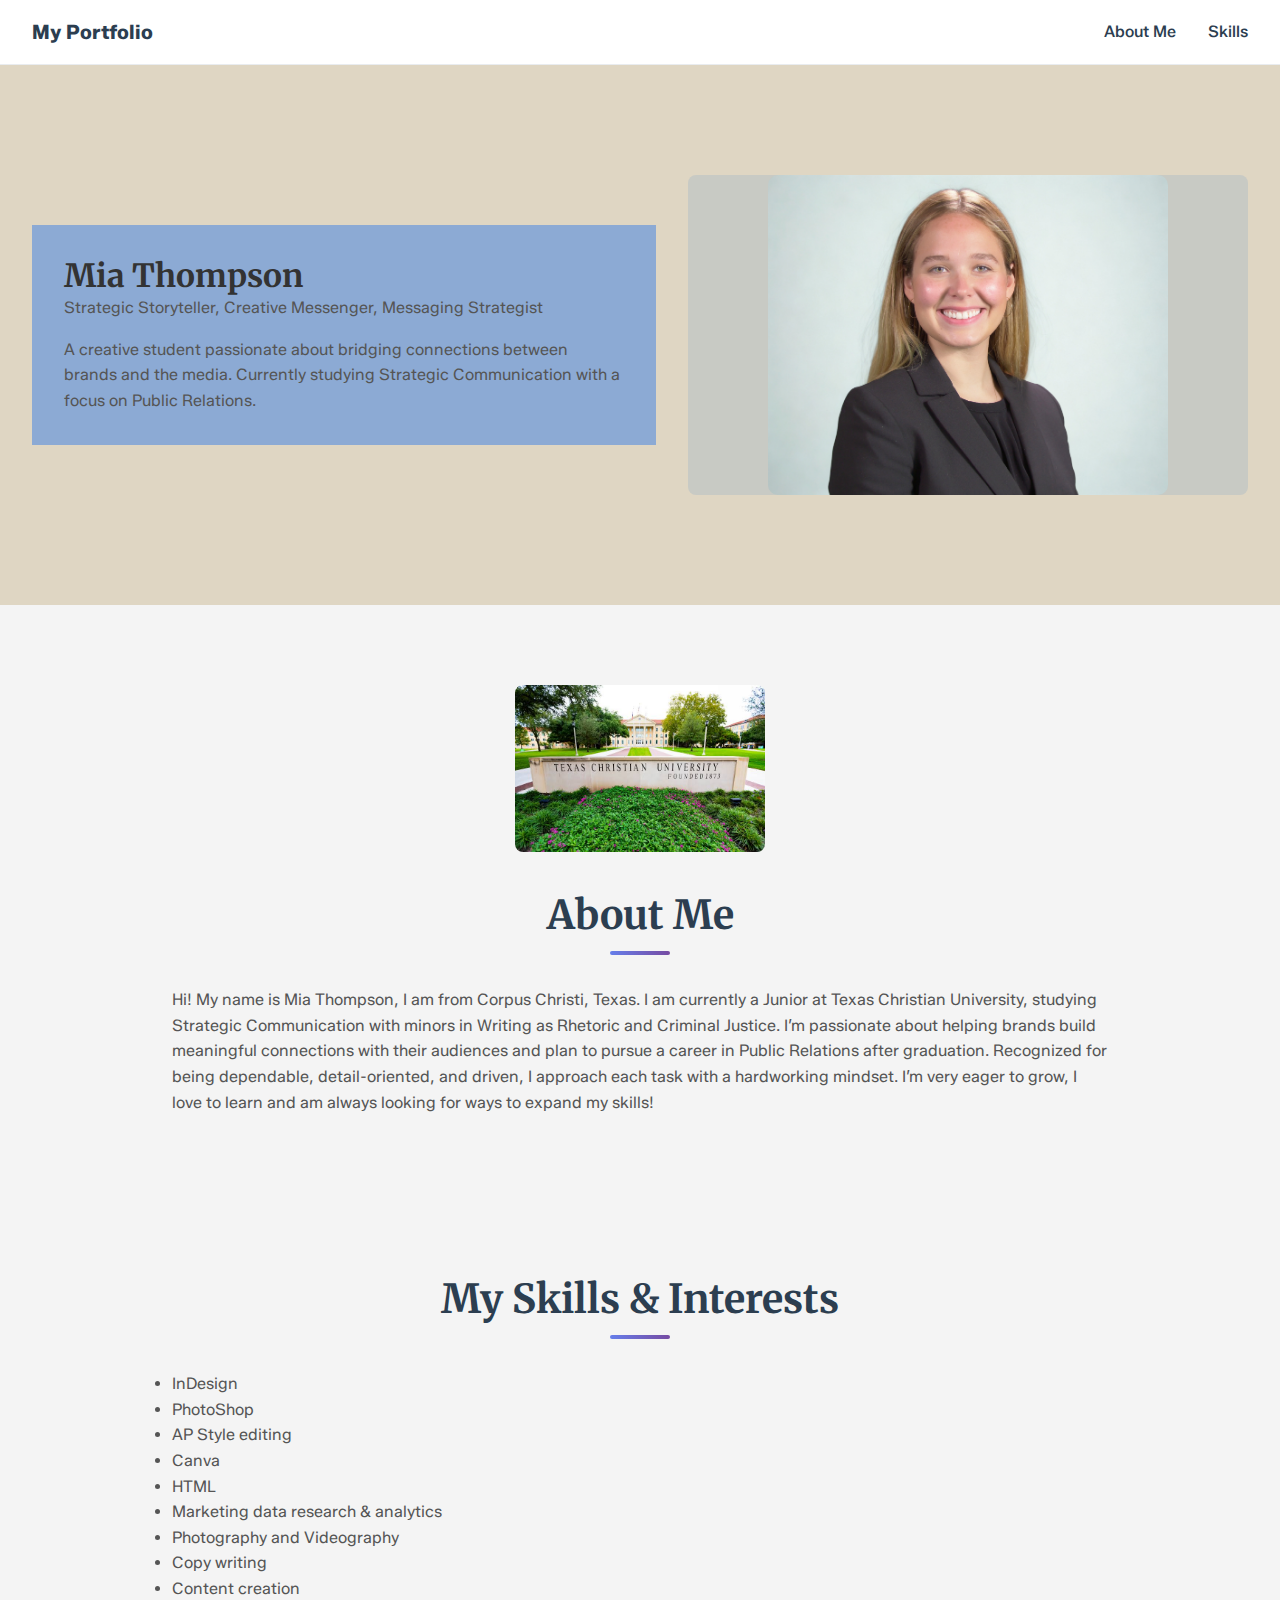
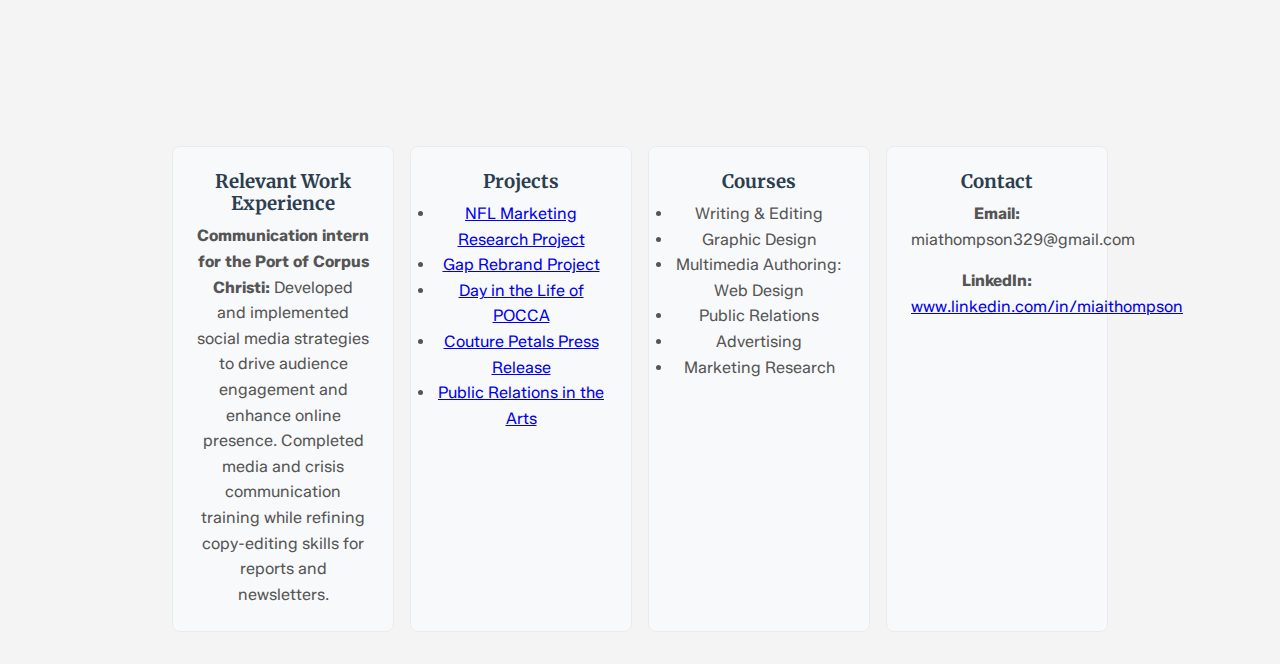
<file: index.html>
<!DOCTYPE html>
<html lang="en">
<head>
    <meta charset="UTF-8">
    <meta name="viewport" content="width=device-width, initial-scale=1.0">
    <title>Document</title>

    <link rel="stylesheet" href="CSS/style.css">


</head>
<body>
  
    <nav>
  <div class="nav-container">
    <a class="logo" href="#">My Portfolio</a>
    <div class="nav-links">
      <a href="#about">About Me</a>
      <a href="#skills">Skills</a>
    </div>
  </div>
</nav>

    
    <header>

        <div class="header_text">
<H1>Mia Thompson</H1>
<p> Strategic Storyteller, Creative Messenger, Messaging Strategist</p>
<p>A creative student passionate about bridging connections between brands and the media.
Currently studying Strategic Communication with a focus on Public Relations. </p>

</div>

<div class="header_pic">

<img src="Images/Mia White Headshot.jpg" alt="Mia Thompson professional headshot" width="250">

</div>


    




    </header>

    <main>
<section class="about-section" id="about">
<div class="about-image">
<img src="Images/TCU.JPG" alt="TCU outside photo">
</div>
<div class="about-text">
    
<h2>About Me</h2>
    <p> Hi! My name is Mia Thompson, I am from Corpus Christi, Texas. I am currently a Junior at
Texas Christian University, studying Strategic Communication with minors in Writing as
Rhetoric and Criminal Justice. I’m passionate about helping brands build meaningful
connections with their audiences and plan to pursue a career in Public Relations after graduation.
Recognized for being dependable, detail-oriented, and driven, I approach each task with a
hardworking mindset. I’m very eager to grow, I love to learn and am always looking for ways to
expand my skills!</p>
</div>
    </section>
    <section id="skills">
<h2>My Skills & Interests</h2>
<div class="skills-list">
  <ul>
    <li>InDesign</li>
    <li>PhotoShop</li>
    <li>AP Style editing</li>
    <li>Canva</li>
    <li>HTML</li>
    <li>Marketing data research &amp; analytics</li>
    <li>Photography and Videography</li>
    <li>Copy writing</li>
    <li>Content creation</li>
    
  </ul>
</div>
</section>
<div class="skills-container">
<div class="skill-card">
<h3>Relevant Work Experience</h3>
<p><strong>Communication intern for the Port of Corpus Christi:</strong> Developed and implemented social media strategies to drive audience engagement and enhance online presence. Completed media and crisis communication training while refining copy-editing skills for reports and newsletters.</p>
</div>
<div class="skill-card">
<h3>Projects</h3>
<ul>
<li> <a href="CSS/Research Proposal_NFL_HouseofComm.pdf" target="_blank"> NFL Marketing Research Project </a> </li>
<li> <a href="Images/Gap Book (1).pdf" target="_blank"> Gap Rebrand Project </a></li>
<li> <a href="Images/A Day in the Life of POCCA Video.mp4" target="_blank"> Day in the Life of POCCA</a></li>
<li> <a href="Images/Couture Petals Press Release.pdf" target="_blank"> Couture Petals Press Release </a> </li>
<li> <a href="Images/Museum Arts PR Presentation.pdf" target="_blank"> Public Relations in the Arts </a> </li>

</ul> 
</div>
<div class="skill-card">
<h3>Courses</h3>
 <ul>
    <li>Writing & Editing</li>
    <li>Graphic Design</li>
    <li>Multimedia Authoring: Web Design</li>
    <li>Public Relations</li>
    <li>Advertising</li>
    <li> Marketing Research</li>
   
   

  </ul>
</div>
<div class="skill-card">
<h3>Contact</h3>
<p><strong>Email:</strong> miathompson329@gmail.com</p>
<p><strong>LinkedIn:</strong> <a href="https://www.linkedin.com/in/miaithompson" target="_blank">www.linkedin.com/in/miaithompson</a></p>
</div>
</section>

</main>
<footer>
<!-- Your footer content -->
</footer>
</body>
</html>
</file>
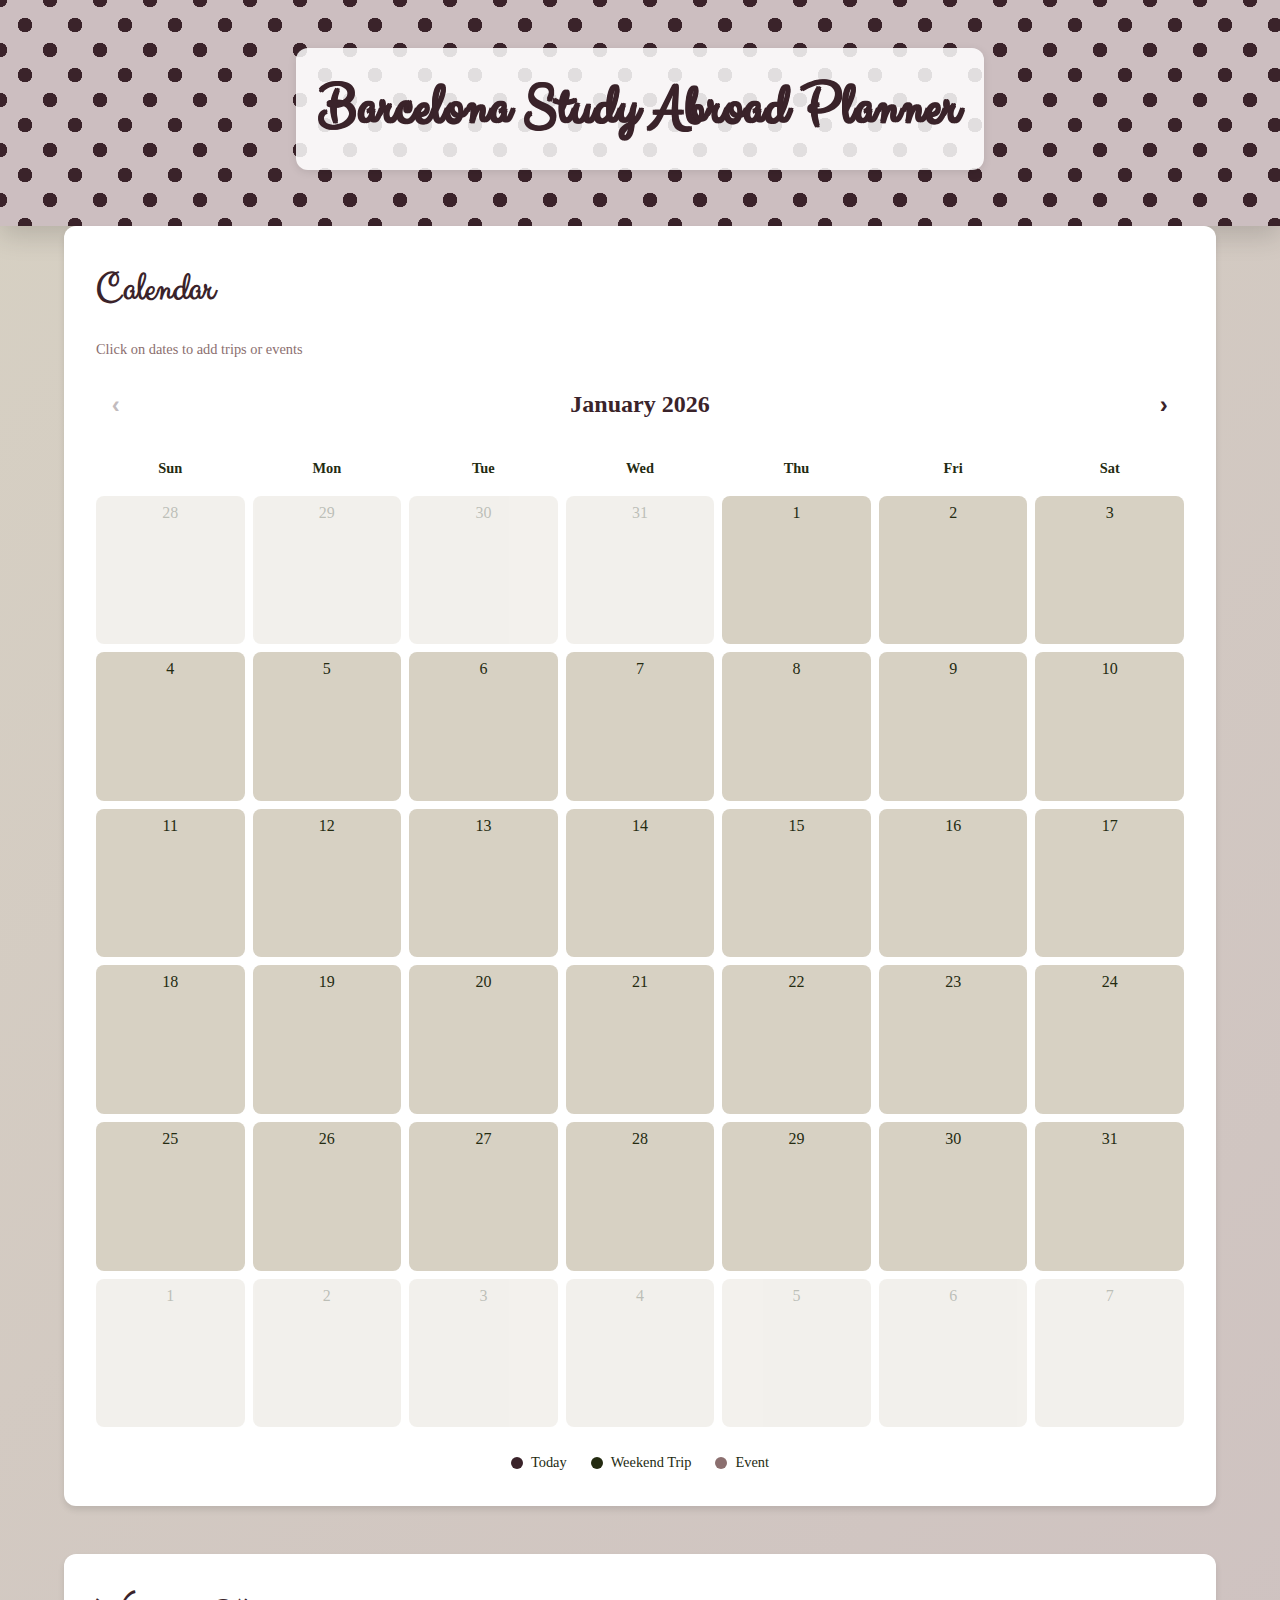
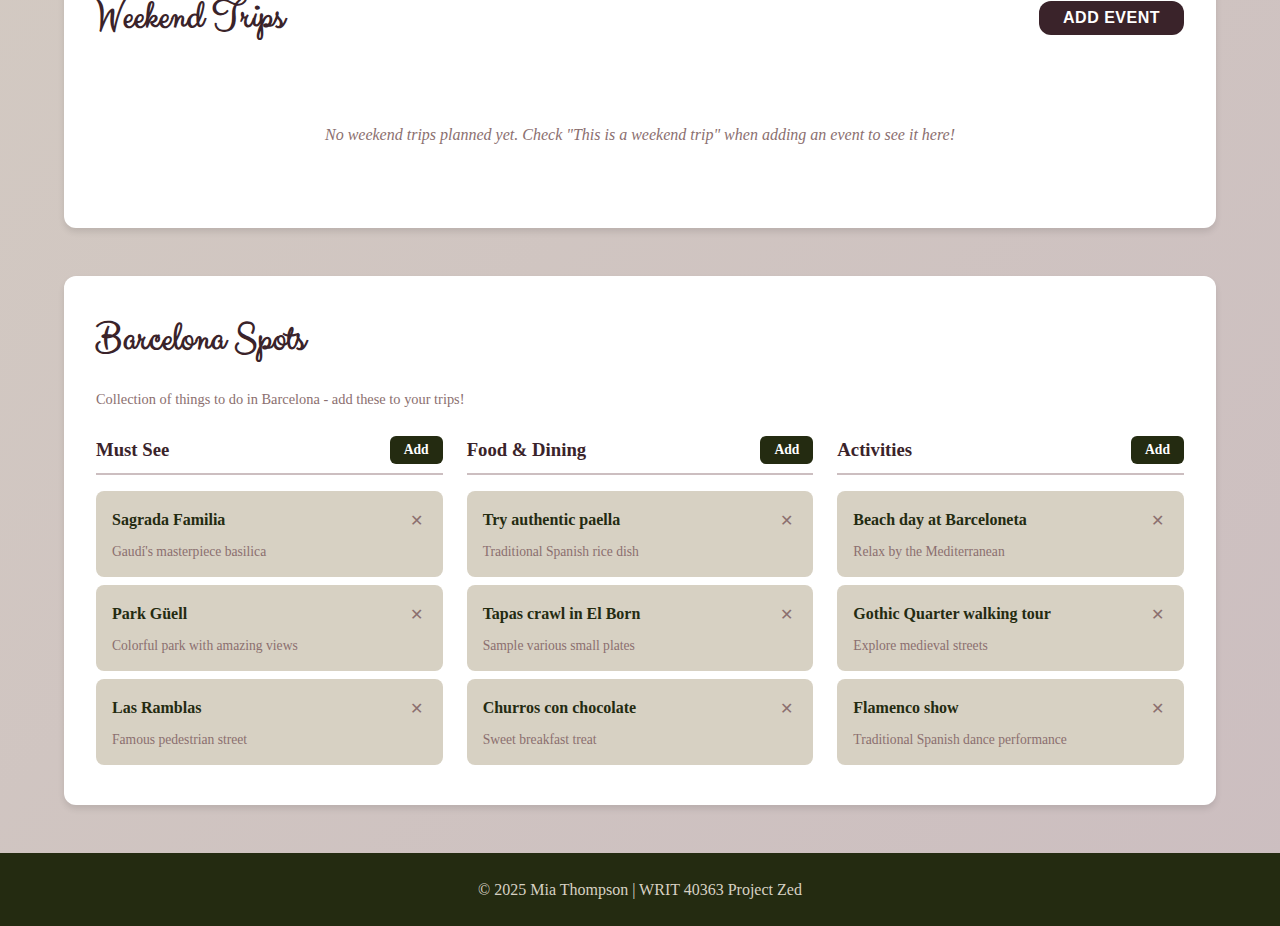
<file: projects/Project 4-zed/index.html>
<!DOCTYPE html>
<html lang="en">
<head>
    <meta charset="UTF-8">
    <meta name="viewport" content="width=device-width, initial-scale=1.0">
    <title>Barcelona Study Abroad Planner | Mia Thompson</title>
    <link rel="preconnect" href="https://fonts.googleapis.com">
    <link rel="preconnect" href="https://fonts.gstatic.com" crossorigin>
    <link href="https://fonts.googleapis.com/css2?family=Clicker+Script&display=swap" rel="stylesheet">
    <link rel="stylesheet" href="css/styles.css">
    <meta name="description" content="Plan your Barcelona study abroad adventure with an interactive calendar and itinerary planner">
</head>
<body>
    <!-- Header Section -->
    <header class="main-header">
        <div class="container">
            <h1>Barcelona Study Abroad Planner</h1>
        </div>
    </header>

    <!-- Main Content -->
    <main class="container">
        <!-- Calendar Section -->
        <section class="calendar-section" aria-label="Trip Calendar">
            <div class="section-header">
                <h2>Calendar</h2>
                <p class="helper-text">Click on dates to add trips or events</p>
            </div>
            
            <div class="calendar-controls">
                <button id="prevMonth" class="btn-nav" aria-label="Previous month" disabled>
                    <span aria-hidden="true">‹</span>
                </button>
                <h3 id="currentMonth" class="month-display">January 2026</h3>
                <button id="nextMonth" class="btn-nav" aria-label="Next month">
                    <span aria-hidden="true">›</span>
                </button>
            </div>

            <div class="calendar-grid" id="calendar">
                <!-- Calendar will be generated by JavaScript -->
            </div>

            <div class="calendar-legend">
                <span class="legend-item"><span class="dot today-dot"></span> Today</span>
                <span class="legend-item"><span class="dot trip-dot"></span> Weekend Trip</span>
                <span class="legend-item"><span class="dot event-dot"></span> Event</span>
            </div>
        </section>

        <!-- Trips Section -->
        <section class="trips-section" aria-label="Weekend Trips">
            <div class="section-header">
                <h2>Weekend Trips</h2>
                <button id="addTripBtn" class="btn-primary">Add Event</button>
            </div>

            <div id="tripsList" class="trips-grid">
                <!-- Trips will be generated by JavaScript -->
            </div>

            <div id="noTrips" class="empty-state">
                <p>No weekend trips planned yet. Check "This is a weekend trip" when adding an event to see it here!</p>
            </div>
        </section>

        <!-- General Barcelona Ideas Section -->
        <section class="general-ideas-section" aria-label="Barcelona Spots">
            <div class="section-header">
                <h2>Barcelona Spots</h2>
                <p class="helper-text">Collection of things to do in Barcelona - add these to your trips!</p>
            </div>

            <div class="ideas-container">
                <div class="ideas-column">
                    <div class="ideas-column-header">
                        <h3>Must See</h3>
                        <button class="btn-small" onclick="addGeneralIdea('must-see')">Add</button>
                    </div>
                    <ul id="mustSeeList" class="ideas-list" data-category="must-see">
                        <!-- Ideas will be added here -->
                    </ul>
                </div>
                <div class="ideas-column">
                    <div class="ideas-column-header">
                        <h3>Food & Dining</h3>
                        <button class="btn-small" onclick="addGeneralIdea('food')">Add</button>
                    </div>
                    <ul id="foodList" class="ideas-list" data-category="food">
                        <!-- Ideas will be added here -->
                    </ul>
                </div>
                <div class="ideas-column">
                    <div class="ideas-column-header">
                        <h3>Activities</h3>
                        <button class="btn-small" onclick="addGeneralIdea('activities')">Add</button>
                    </div>
                    <ul id="activitiesList" class="ideas-list" data-category="activities">
                        <!-- Ideas will be added here -->
                    </ul>
                </div>
            </div>
        </section>
    </main>

    <!-- Add Trip Modal -->
    <div id="tripModal" class="modal" role="dialog" aria-labelledby="tripModalTitle" aria-hidden="true">
        <div class="modal-content">
            <div class="modal-header">
                <h2 id="tripModalTitle">Add Trip or Event</h2>
                <button class="modal-close" aria-label="Close modal">&times;</button>
            </div>
            <form id="tripForm">
                <div class="form-group">
                    <label for="tripDestination">Event / Destination *</label>
                    <input type="text" id="tripDestination" required placeholder="e.g., Madrid Trip, School Tour, Museum Visit">
                </div>
                <div class="form-group checkbox-group">
                    <label class="checkbox-label">
                        <input type="checkbox" id="isWeekendTrip">
                        <span>This is a weekend trip</span>
                    </label>
                </div>
                <div class="form-row">
                    <div class="form-group">
                        <label for="tripStartDate">Start Date *</label>
                        <input type="date" id="tripStartDate" required>
                    </div>
                    <div class="form-group">
                        <label for="tripEndDate">End Date *</label>
                        <input type="date" id="tripEndDate" required>
                    </div>
                </div>
                <div class="form-group">
                    <label for="tripNotes">Notes</label>
                    <textarea id="tripNotes" rows="3" placeholder="Add details, location, what to bring, etc."></textarea>
                </div>
                
                <div class="form-group">
                    <label>Costs (Optional)</label>
                    <div id="costsList" class="costs-list">
                        <!-- Cost items will be added here -->
                    </div>
                    <div class="cost-input-group">
                        <input type="text" id="costDescription" placeholder="Description (e.g., Flight, Hotel)">
                        <input type="number" id="costAmount" min="0" step="0.01" placeholder="Amount (€)">
                        <button type="button" id="addCostBtn" class="btn-small">Add</button>
                    </div>
                </div>
                
                <div class="modal-actions">
                    <button type="button" class="btn-secondary" id="cancelTripBtn">Cancel</button>
                    <button type="submit" class="btn-primary">Save Event</button>
                </div>
            </form>
        </div>
    </div>

    <!-- Add Itinerary Item Modal -->
    <div id="itineraryModal" class="modal" role="dialog" aria-labelledby="itineraryModalTitle" aria-hidden="true">
        <div class="modal-content">
            <div class="modal-header">
                <h2 id="itineraryModalTitle">Add Itinerary Item</h2>
                <button class="modal-close" aria-label="Close modal">&times;</button>
            </div>
            <form id="itineraryForm">
                <input type="hidden" id="itineraryTripId">
                <div class="form-group">
                    <label for="itineraryTitle">Item *</label>
                    <input type="text" id="itineraryTitle" required placeholder="e.g., Visit Sagrada Familia">
                </div>
                <div class="form-group">
                    <label for="itineraryCategory">Category *</label>
                    <select id="itineraryCategory" required>
                        <option value="activity">Activity</option>
                        <option value="transport">Transport</option>
                        <option value="housing">Housing</option>
                    </select>
                </div>
                <div class="form-group">
                    <label for="itineraryTime">Time (Optional)</label>
                    <input type="time" id="itineraryTime">
                </div>
                <div class="form-group">
                    <label for="itineraryNotes">Notes</label>
                    <textarea id="itineraryNotes" rows="3" placeholder="Add details, address, booking info, etc."></textarea>
                </div>
                <div class="modal-actions">
                    <button type="button" class="btn-secondary" id="cancelItineraryBtn">Cancel</button>
                    <button type="submit" class="btn-primary">Add to Itinerary</button>
                </div>
            </form>
        </div>
    </div>

    <!-- View Events Modal -->
    <div id="eventsModal" class="modal" role="dialog" aria-labelledby="eventsModalTitle" aria-hidden="true">
        <div class="modal-content">
            <div class="modal-header">
                <h2 id="eventsModalTitle">Events on This Date</h2>
                <button class="modal-close" aria-label="Close modal">&times;</button>
            </div>
            <div id="eventsModalContent" style="padding: var(--spacing-md);">
                <!-- Events will be listed here -->
            </div>
            <div class="modal-actions" style="padding: var(--spacing-md); border-top: 2px solid var(--color-light);">
                <button type="button" class="btn-primary" id="addEventOnDateBtn">Add Another Event</button>
                <button type="button" class="btn-secondary" id="closeEventsModalBtn">Close</button>
            </div>
        </div>
    </div>

    <!-- Add Barcelona Spot Modal -->
    <div id="barcelonaSpotModal" class="modal" role="dialog" aria-labelledby="spotModalTitle" aria-hidden="true">
        <div class="modal-content">
            <div class="modal-header">
                <h2 id="spotModalTitle">Add Barcelona Spot</h2>
                <button class="modal-close" aria-label="Close modal">&times;</button>
            </div>
            <form id="barcelonaSpotForm">
                <input type="hidden" id="spotCategory">
                <div class="form-group">
                    <label for="spotTitle">Title *</label>
                    <input type="text" id="spotTitle" required placeholder="e.g., Sagrada Familia, La Boqueria Market">
                </div>
                <div class="form-group">
                    <label for="spotDescription">Description</label>
                    <textarea id="spotDescription" rows="3" placeholder="Add details, why it's worth visiting, tips, etc."></textarea>
                </div>
                <div class="modal-actions">
                    <button type="button" class="btn-secondary" id="cancelSpotBtn">Cancel</button>
                    <button type="submit" class="btn-primary">Add Spot</button>
                </div>
            </form>
        </div>
    </div>

    <!-- Footer -->
    <footer class="main-footer">
        <div class="container">
            <p>&copy; 2025 Mia Thompson | WRIT 40363 Project Zed</p>
        </div>
    </footer>

    <script src="js/app.js"></script>
</body>
</html>
</file>
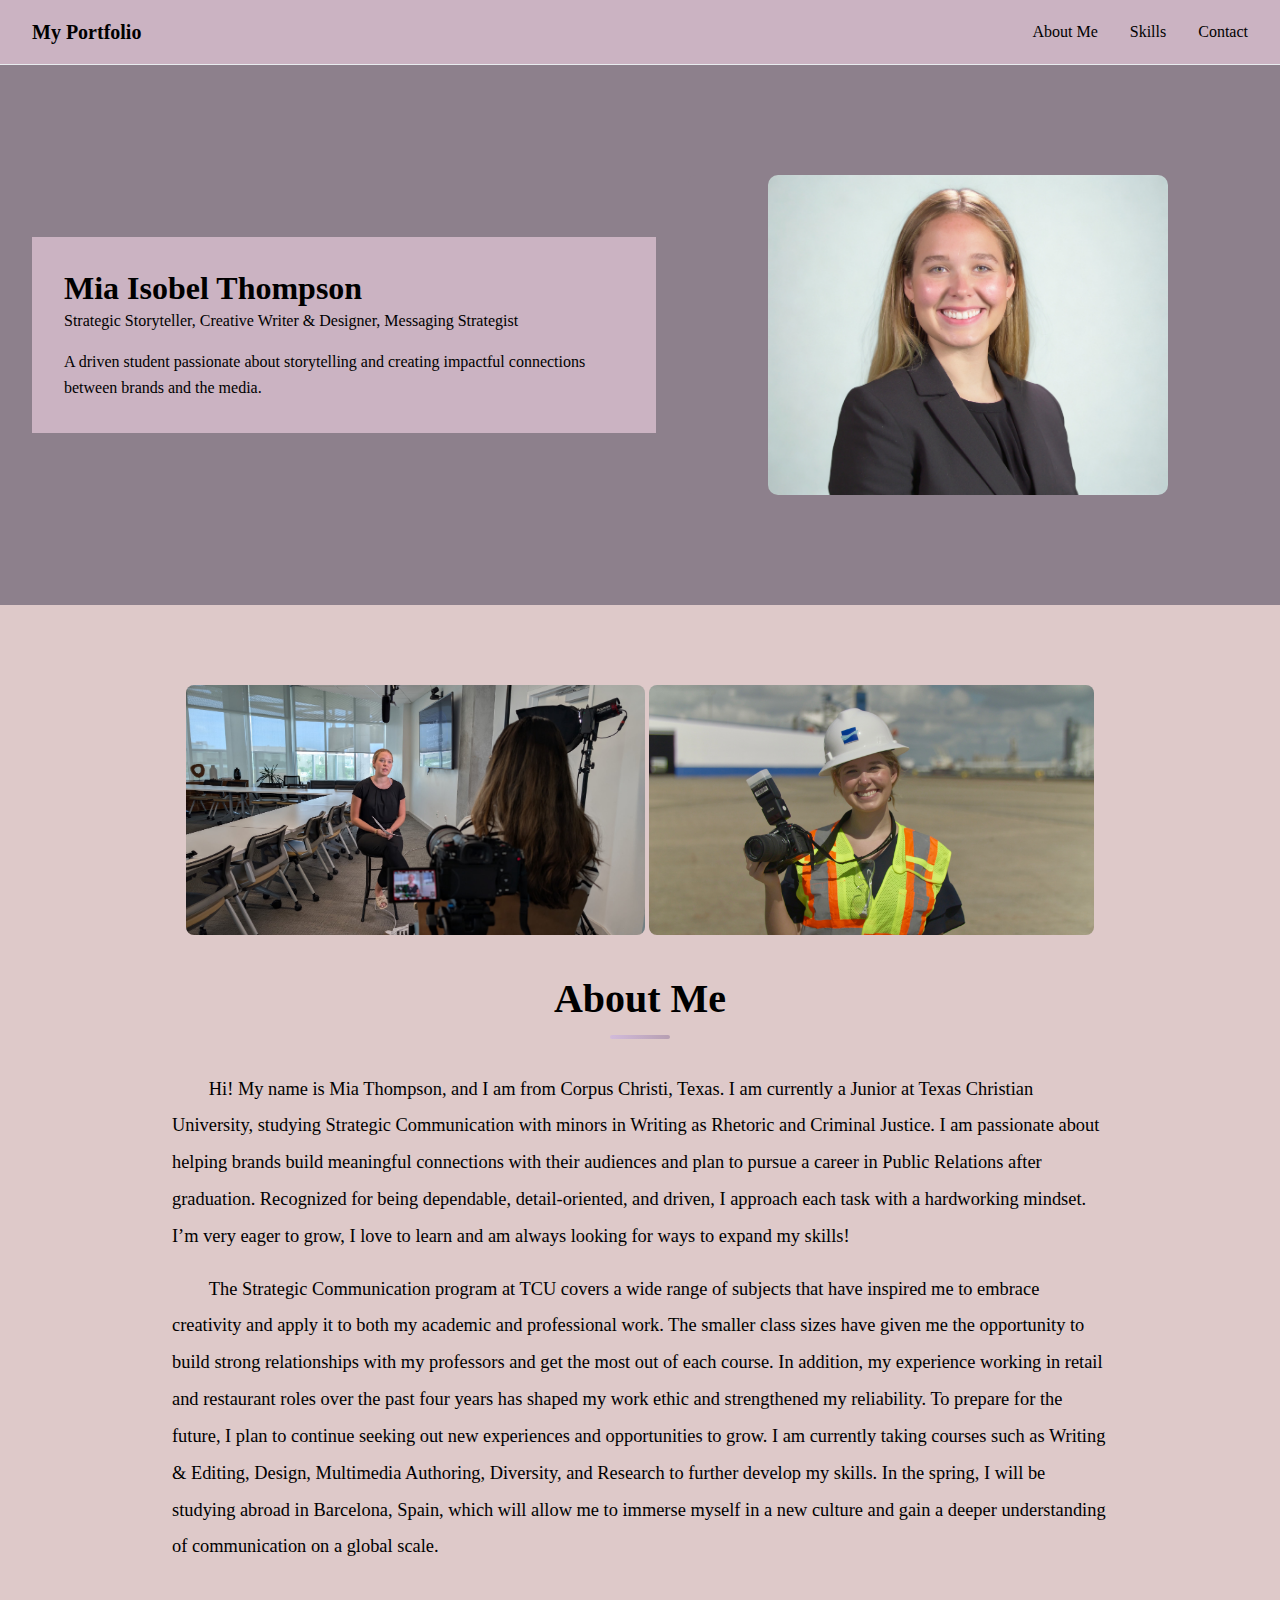
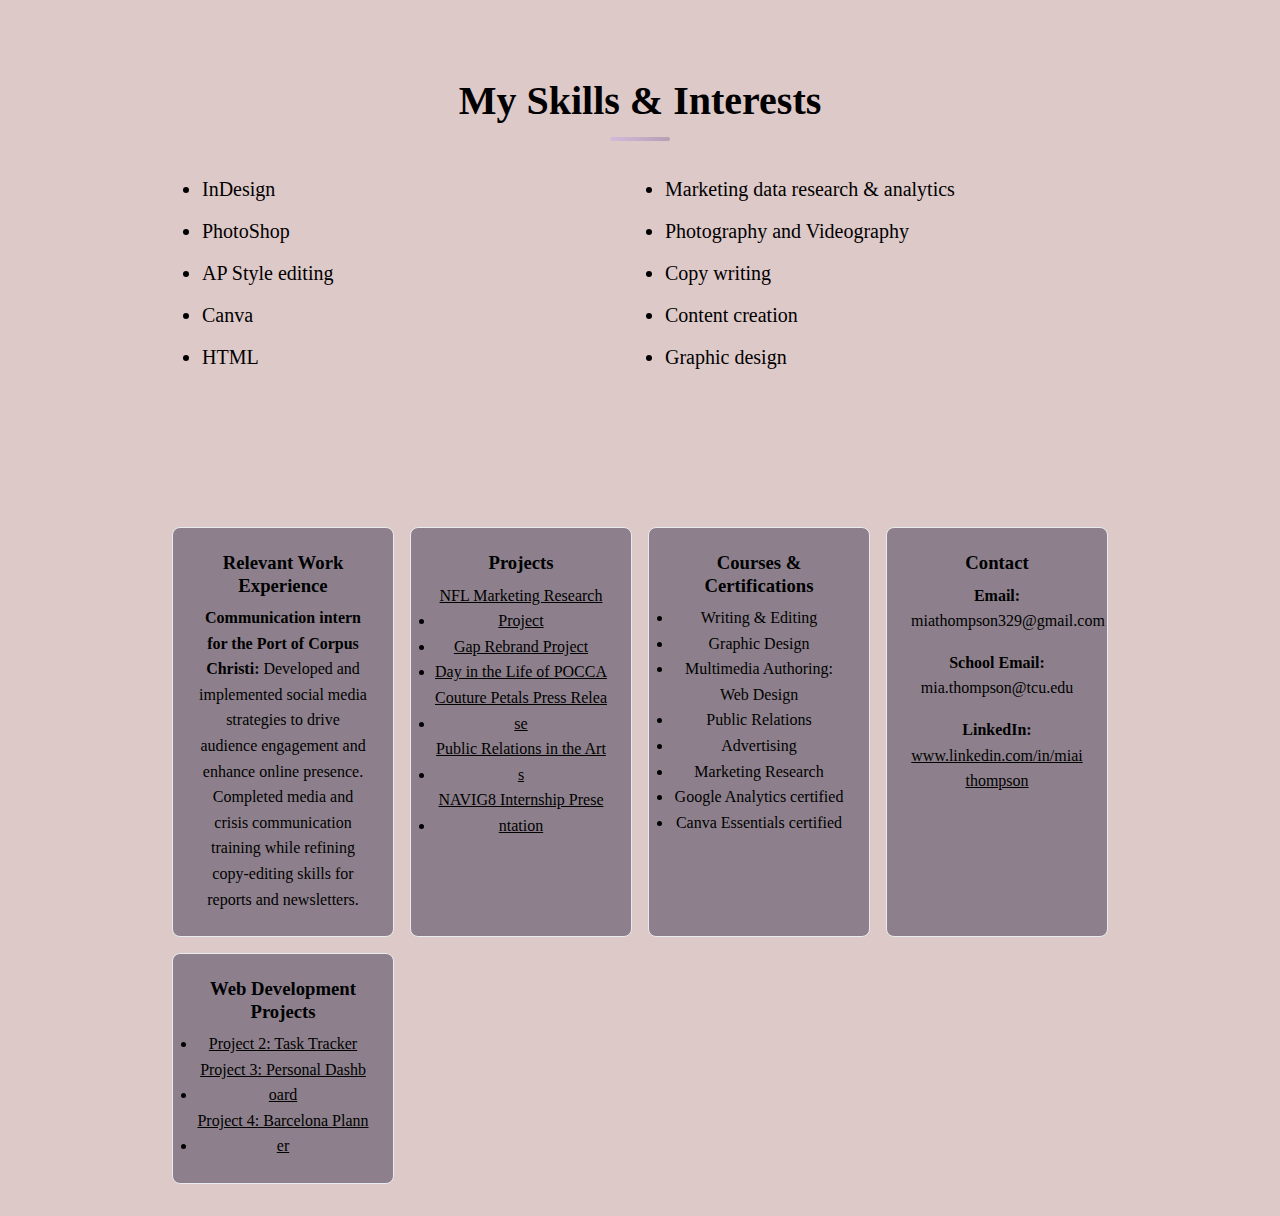
<file: projects/project1-original/index.html>
<!DOCTYPE html>
<html lang="en">
<head>
    <meta charset="UTF-8">
    <meta name="viewport" content="width=device-width, initial-scale=1.0">
    <title>Document</title>

    <link rel="stylesheet" href="CSS/style.css">


</head>
<body>
  
    <nav>
  <div class="nav-container">
    <a class="logo" href="#">My Portfolio</a>
    <div class="nav-links">
      <a href="#about">About Me</a>
      <a href="#skills">Skills</a>
    <a href="https://www.linkedin.com/in/miaithompson" target="_blank">Contact</a>
    </div>
  </div>
</nav>

    
    <header>

        <div class="header_text">
<H1>Mia Isobel Thompson</H1>
<p> Strategic Storyteller, Creative Writer & Designer, Messaging Strategist</p>
<p>A driven student passionate about storytelling and creating impactful connections between brands and the media. </p>

</div>

<div class="header_pic">

<img src="Images/Mia White Headshot.jpg" alt="Mia Thompson professional headshot" width="300">

</div>


    




    </header>

    <main>
<section class="about-section" id="about">
<div class="about-image">
<img src="Images/IMG_0617.jpg" alt="Port interview pic" width="250">
<img src="Images/PORT.JPG" alt="Camera pic" width="250">
</div>
<div class="about-text">
    
<h2>About Me</h2>
    <p> Hi! My name is Mia Thompson, and I am from Corpus Christi, Texas. I am currently a Junior at
Texas Christian University, studying Strategic Communication with minors in Writing as
Rhetoric and Criminal Justice. I am passionate about helping brands build meaningful
connections with their audiences and plan to pursue a career in Public Relations after graduation.
Recognized for being dependable, detail-oriented, and driven, I approach each task with a
hardworking mindset. I’m very eager to grow, I love to learn and am always looking for ways to
expand my skills!</p>
<p>The Strategic Communication program at TCU covers a wide range of subjects that have inspired me to embrace creativity and 
  apply it to both my academic and professional work. The smaller class sizes have given me the opportunity to build strong 
  relationships with my professors and get the most out of each course. In addition, my experience working in retail and restaurant roles over 
  the past four years has shaped my work ethic and strengthened my reliability. To prepare for the future, I plan to continue seeking out new experiences 
  and opportunities to grow. I am currently taking courses such as Writing & Editing, Design, Multimedia Authoring, Diversity, and Research to further develop my skills.
    In the spring, I will be studying abroad in Barcelona, Spain, which will allow me to immerse myself in a new culture and 
    gain a deeper understanding of communication on a global scale.</p>
</div>
    </section>
    <section id="skills">
<h2>My Skills & Interests</h2>
<div class="skills-list">
  <ul>
    <li>InDesign</li>
    <li>PhotoShop</li>
    <li>AP Style editing</li>
    <li>Canva</li>
    <li>HTML</li>
    <li>Marketing data research &amp; analytics</li>
    <li>Photography and Videography</li>
    <li>Copy writing</li>
    <li>Content creation</li>
    <li>Graphic design</li>
  </ul>
</div>
</section>
<div class="skills-container">
<div class="skill-card">
<h3>Relevant Work Experience</h3>
<p><strong>Communication intern for the Port of Corpus Christi:</strong> Developed and implemented social media strategies to drive audience engagement and enhance online presence. Completed media and crisis communication training while refining copy-editing skills for reports and newsletters.</p>
</div>
<div class="skill-card">
<h3>Projects</h3>
<ul>
<li> <a href="Images/Research Proposal_NFL_HouseofComm.pdf" target="_blank"> NFL Marketing Research Project </a> </li>
<li> <a href="Images/Gap Book (1).pdf" target="_blank"> Gap Rebrand Project </a></li>
<li> <a href="Images/A Day in the Life of POCCA Video.mp4" target="_blank"> Day in the Life of POCCA</a></li>
<li> <a href="Images/Couture Petals Press Release.pdf" target="_blank"> Couture Petals Press Release </a> </li>
<li> <a href="Images/Museum Arts PR Presentation.pdf" target="_blank"> Public Relations in the Arts </a> </li>
<li> <a href="Images/NAVIG8 PRESENTATION (7).pdf" target="_blank"> NAVIG8 Internship Presentation </a> </li>
</ul> 
</div>
<div class="skill-card">
<h3>Courses & Certifications</h3>
 <ul>
    <li>Writing & Editing</li>
    <li>Graphic Design</li>
    <li>Multimedia Authoring: Web Design</li>
    <li>Public Relations</li>
    <li>Advertising</li>
    <li> Marketing Research</li>
    <li>Google Analytics certified</li>
    <li>Canva Essentials certified</li>
  </ul>
</div>
<div class="skill-card">
<h3>Contact</h3>
<p><strong>Email:</strong> miathompson329@gmail.com</p>
<p><strong>School Email:</strong> mia.thompson@tcu.edu</p>
<p><strong>LinkedIn:</strong> <a href="https://www.linkedin.com/in/miaithompson" target="_blank">www.linkedin.com/in/miaithompson</a></p>
</div>
<div class="skill-card">
<h3>Web Development Projects</h3>
<ul>
<li><a href="https://miaithompson.github.io/40363-reading-tracker/" target="_blank">Project 2: Task Tracker</a></li>
<li><a href="https://miaithompson.github.io/writ40363-portfolio/projects/project3-dashboard/" target="_blank">Project 3: Personal Dashboard</a></li>
<li><a href="https://miaithompson.github.io/writ40363-portfolio/projects/Project%204-zed/" target="_blank">Project 4: Barcelona Planner</a></li>
</ul>
</div>
</section>

</main>
<footer>
<!-- Your footer content -->
</footer>
</body>
</html>
</file>
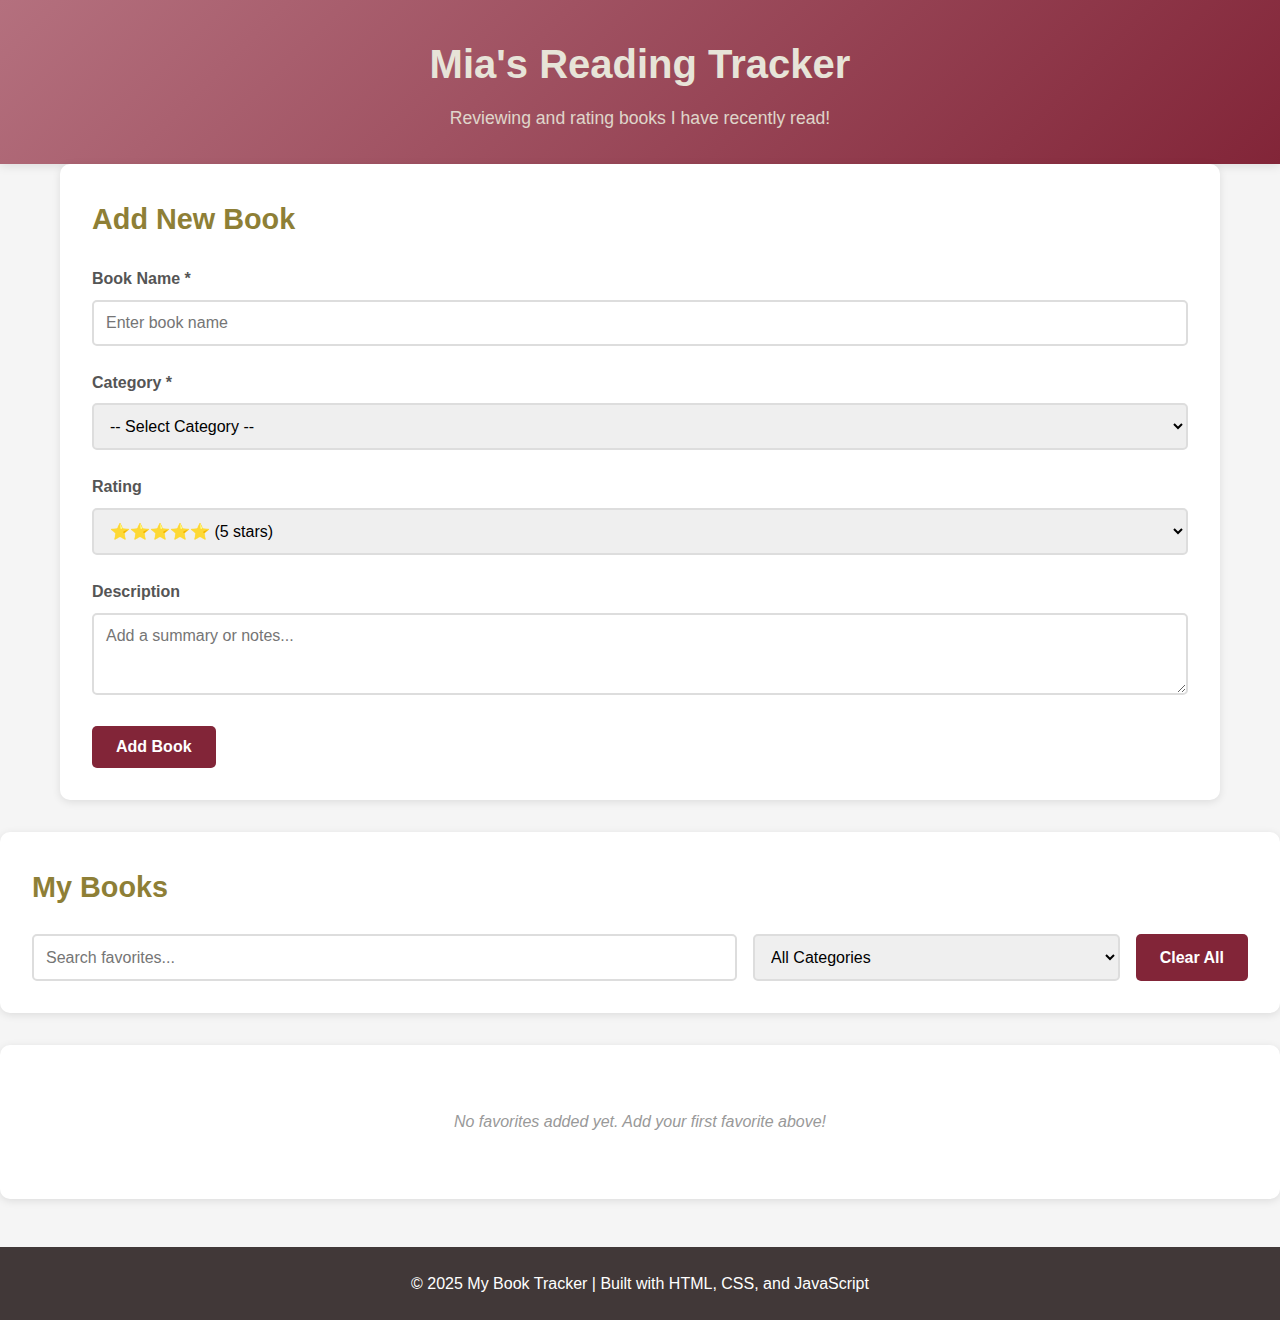
<file: projects/project2-tracker/index.html>
<!DOCTYPE html>
<html lang="en">
<head>
    <meta charset="UTF-8">
    <meta name="viewport" content="width=device-width, initial-scale=1.0">
    <meta name="description" content="Track and manage your favorite local places">
    <title>Books I've Read Tracker</title>
    <link rel="stylesheet" href="css/styles.css">
</head>
<body>
<!-- Header Section -->
<header>
    <div class="container">
        <h1> Mia's Reading Tracker </h1>
        <p class="subtitle">Reviewing and rating books I have recently read!</p>
    </div>
</header>
<!-- Main Content -->
<main class="container">
<!-- Add Favorite Form Section -->
<section class="add-section">
    <h2>Add New Book</h2>
    <form id="add-favorite-form">

        <!-- Name Input -->
        <div class="form-group">
            <label for="name">Book Name *</label>
            <input
                type="text"
                id="name"
                name="name"
                required
                placeholder="Enter book name"
                aria-required="true">
        </div>

        <!-- Category Dropdown -->
        <div class="form-group">
            <label for="category">Category *</label>
            <select id="category" name="category" required aria-required="true">
                <option value="">-- Select Category --</option>
                <option value="Historical Fiction">Historical Fiction</option>
                <option value="Biography">Biography</option>
                <option value="Fantasy">Fantasy</option>
                <option value="Roamnce">Romance</option>
                <option value="Thriller">Thriller</option>
                <option value="Self Help">Self Help</option>
                <option value="other">Other</option>
            </select>
        </div>

        <!-- Rating Dropdown -->
        <div class="form-group">
            <label for="rating">Rating</label>
            <select id="rating" name="rating">
                <option value="5">⭐⭐⭐⭐⭐ (5 stars)</option>
                <option value="4">⭐⭐⭐⭐ (4 stars)</option>
                <option value="3">⭐⭐⭐ (3 stars)</option>
                <option value="2">⭐⭐ (2 stars)</option>
                <option value="1">⭐ (1 star)</option>
            </select>
        </div>

        <!-- Notes Textarea -->
        <div class="form-group">
            <label for="Description">Description</label>
            <textarea
                id="Description"
                name="Description"
                rows="3"
                placeholder="Add a summary or notes..."></textarea>
        </div>

        <!-- Submit Button -->
        <button type="submit" class="btn btn-primary">Add Book</button>

    </form>
</section>
</main>
<!-- Search/Filter Section -->
<section class="search-section">
    <h2>My Books</h2>
    <div class="search-controls">
        <input type="text" id="search-input" placeholder="Search favorites..." aria-label="Search favorites">
        <select id="category-filter" aria-label="Filter by category">
            <option value="all">All Categories</option>
            <option value="Historical Fiction">Historical Fiction</option>
            <option value="Biography">Biography</option>
            <option value="Fantasy">Fantasy</option>
            <option value="Romance">Romance</option>
            <option value="Thriller">Thriller</option>
            <option value="Self Help">Self Help</option>
            <option value="other">Other</option>
        </select>
         <button type="button" id="clear-all-btn" class="btn btn-secondary">Clear All</button>
    </div>
</section>

<section class="favorites-section">
    <div id="favorites-list" class="favorites-grid">
        <!-- JavaScript will add favorite cards here -->

    </div>
</section>
<!-- Footer -->
<footer>
    <div class="container">
        <p>&copy; 2025 My Book Tracker | Built with HTML, CSS, and JavaScript</p>
    </div>
</footer>

    <!-- JavaScript at end of body -->
    <script src="js/app.js"></script>
</body>
</html>
</file>
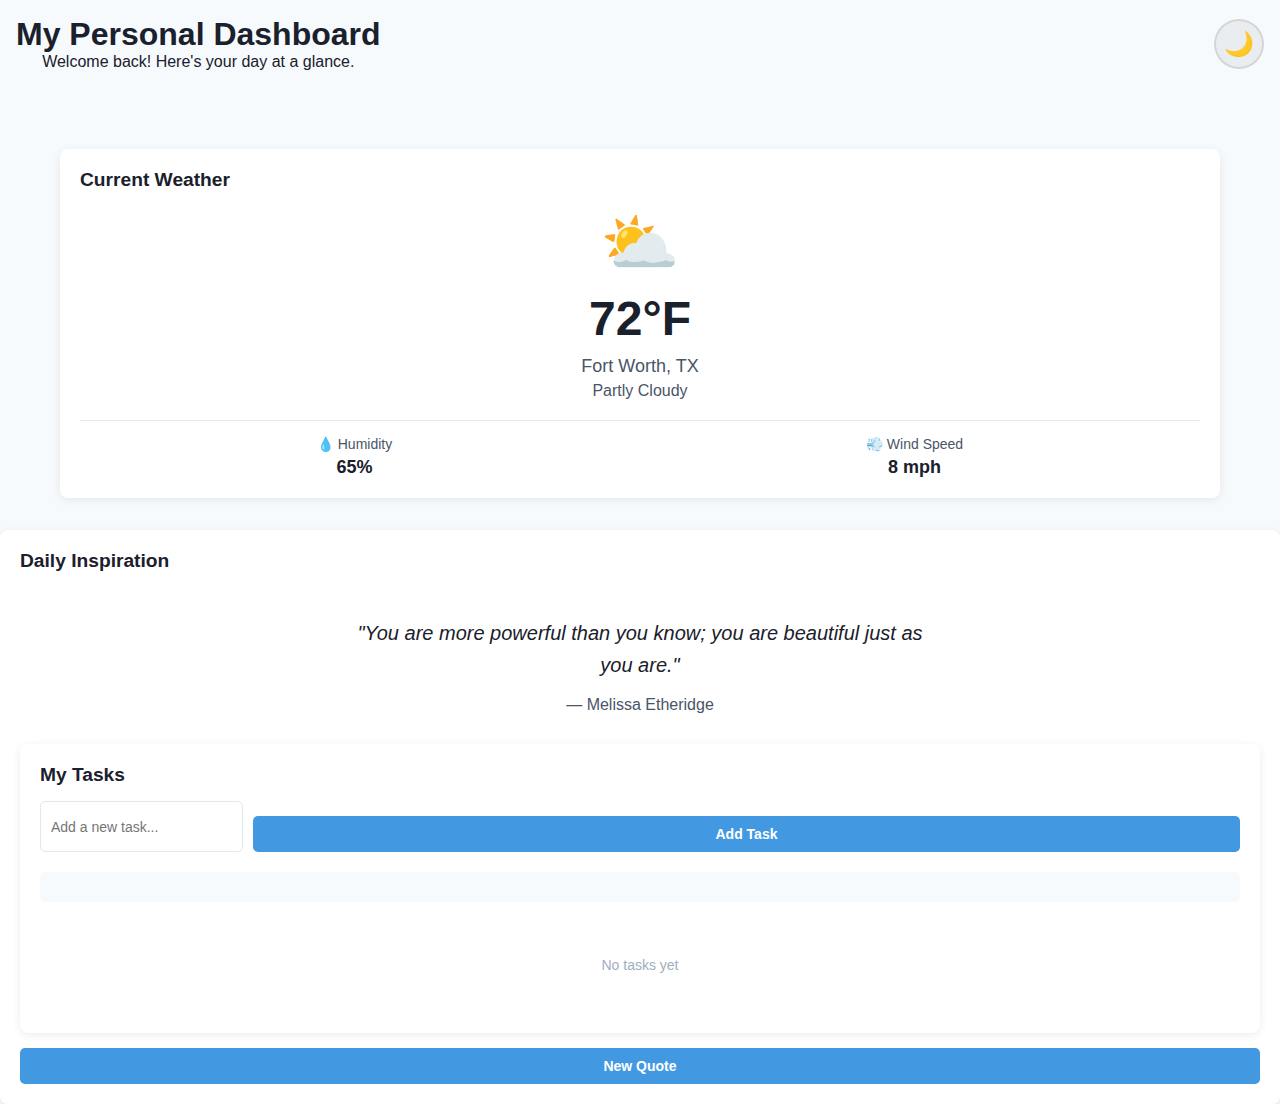
<file: projects/project3-dashboard/index.html>
<!DOCTYPE html>
<html lang="en">
<head>
    <meta charset="UTF-8">
    <meta name="viewport" content="width=device-width, initial-scale=1.0">
    <title>My Personal Dashboard</title>
    <link rel="stylesheet" href="css/styles.css">
</head>
<body>
   <header class="dashboard-header">
  <div class="header-content">
    <div>
      <h1>My Personal Dashboard</h1>
      <p class="dashboard-subtitle">Welcome back! Here's your day at a glance.</p>
    </div>
    <button id="theme-toggle" class="theme-toggle" aria-label="Toggle dark mode">
      <span class="theme-icon">🌙</span>
    </button>
  </div>
</header>
<div class="dashboard">
        <main class="widgets-container">
            <!-- Weather Widget -->
            <section class="widget weather-widget">
                <h2>Current Weather</h2>
                <div id="weather-display">
                    Loading weather data...
                </div>
            </section>
        </main>
    </div>

    <section class="widget quotes-widget">
  <h2>Daily Inspiration</h2>
  <div id="quotes-display">
    <!-- Quote will appear here -->
  </div>
  <div class="widget tasks-widget">
  <h2>My Tasks</h2>

  <!-- Add Task Form -->
  <form id="task-form" class="task-form">
    <input
      type="text"
      id="task-input"
      placeholder="Add a new task..."
      required
    />
    <button type="submit" class="btn-primary">Add Task</button>
  </form>

  <!-- Task Statistics -->
  <div id="task-stats" class="task-stats">
    <!-- Stats will appear here -->
  </div>

  <!-- Tasks List -->
  <div id="tasks-list" class="tasks-list">
    <!-- Tasks will appear here -->
  </div>
</div>
  <button id="new-quote-btn" class="btn-primary">New Quote</button>
</section>
    <script src="js/app.js"></script>
</body>
</html>
</file>
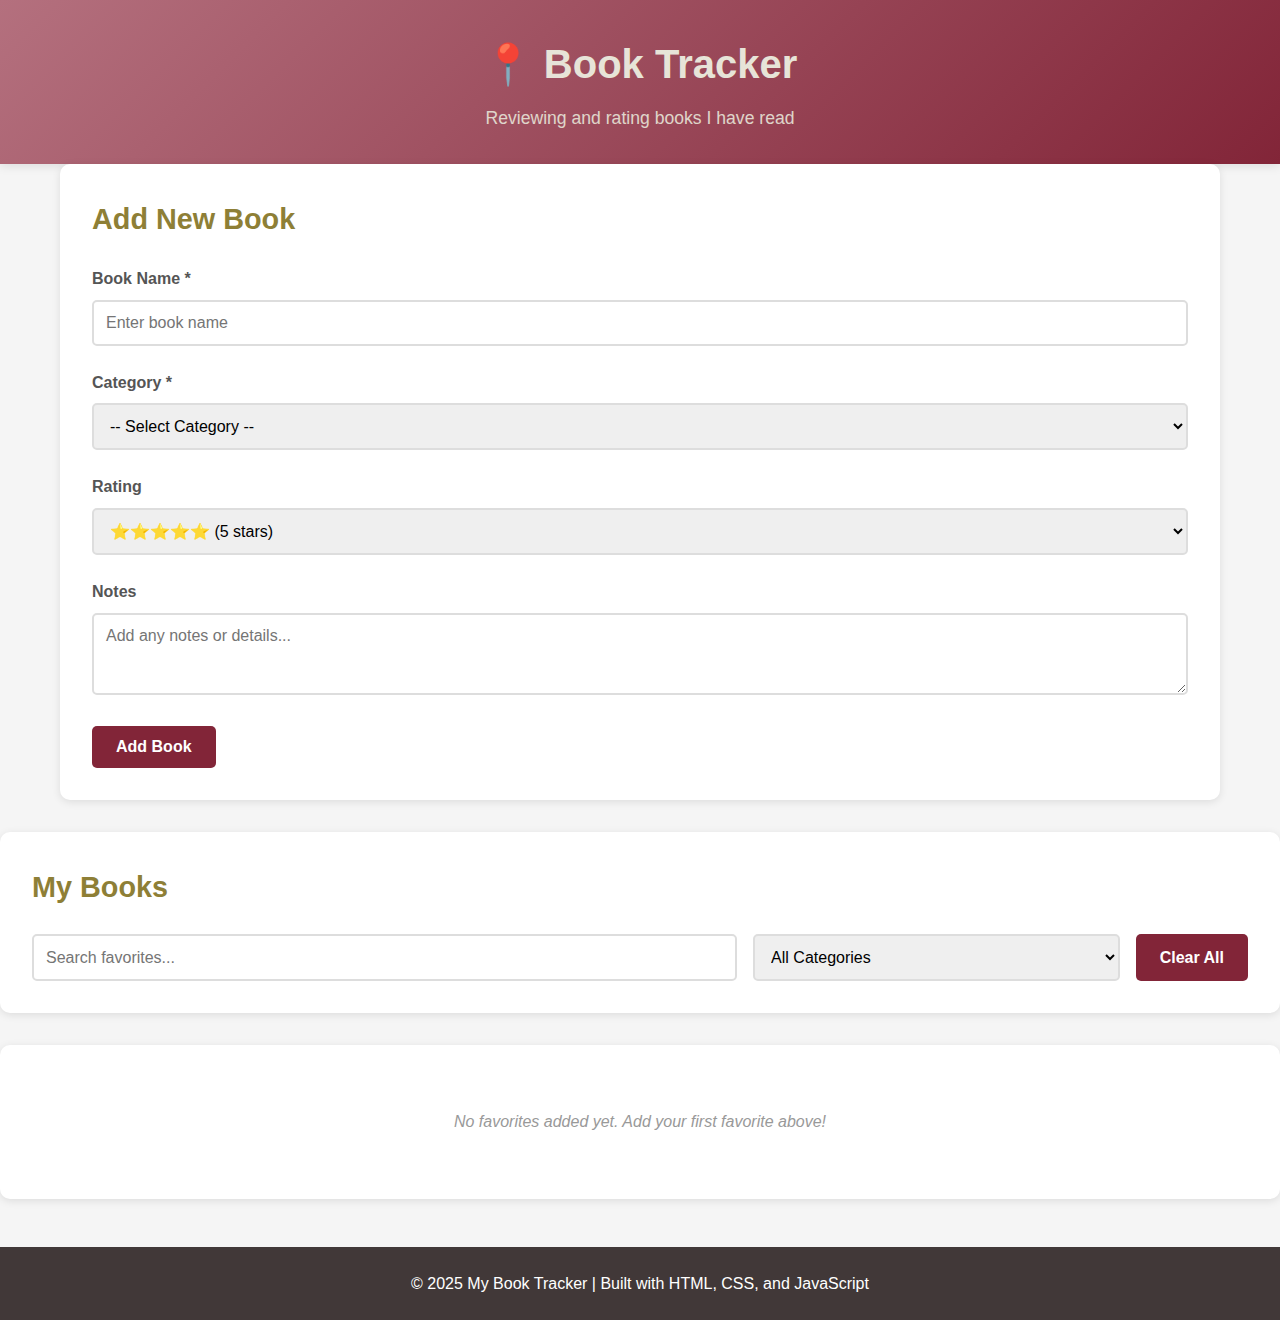
<file: projects/project1-original/project2-tracker/index.html>
<!DOCTYPE html>
<html lang="en">
<head>
    <meta charset="UTF-8">
    <meta name="viewport" content="width=device-width, initial-scale=1.0">
    <meta name="description" content="Track and manage your favorite local places">
    <title>Books I've Read Tracker</title>
    <link rel="stylesheet" href="css/styles.css">
</head>
<body>
<!-- Header Section -->
<header>
    <div class="container">
        <h1>📍 Book Tracker </h1>
        <p class="subtitle">Reviewing and rating books I have read</p>
    </div>
</header>
<!-- Main Content -->
<main class="container">
<!-- Add Favorite Form Section -->
<section class="add-section">
    <h2>Add New Book</h2>
    <form id="add-favorite-form">

        <!-- Name Input -->
        <div class="form-group">
            <label for="name">Book Name *</label>
            <input
                type="text"
                id="name"
                name="name"
                required
                placeholder="Enter book name"
                aria-required="true">
        </div>

        <!-- Category Dropdown -->
        <div class="form-group">
            <label for="category">Category *</label>
            <select id="category" name="category" required aria-required="true">
                <option value="">-- Select Category --</option>
                <option value="Historical Fiction">Historical Fiction</option>
                <option value="Biography">Biography</option>
                <option value="Fantasy">Fantasy</option>
                <option value="Roamnce">Romance</option>
                <option value="Thriller">Thriller</option>
                <option value="Self Help">Self Help</option>
                <option value="other">Other</option>
            </select>
        </div>

        <!-- Rating Dropdown -->
        <div class="form-group">
            <label for="rating">Rating</label>
            <select id="rating" name="rating">
                <option value="5">⭐⭐⭐⭐⭐ (5 stars)</option>
                <option value="4">⭐⭐⭐⭐ (4 stars)</option>
                <option value="3">⭐⭐⭐ (3 stars)</option>
                <option value="2">⭐⭐ (2 stars)</option>
                <option value="1">⭐ (1 star)</option>
            </select>
        </div>

        <!-- Notes Textarea -->
        <div class="form-group">
            <label for="notes">Notes</label>
            <textarea
                id="notes"
                name="notes"
                rows="3"
                placeholder="Add any notes or details..."></textarea>
        </div>

        <!-- Submit Button -->
        <button type="submit" class="btn btn-primary">Add Book</button>

    </form>
</section>
</main>
<!-- Search/Filter Section -->
<section class="search-section">
    <h2>My Books</h2>
    <div class="search-controls">
        <input type="text" id="search-input" placeholder="Search favorites..." aria-label="Search favorites">
        <select id="category-filter" aria-label="Filter by category">
            <option value="all">All Categories</option>
            <option value="Historical Fiction">Historical Fiction</option>
            <option value="Biography">Biography</option>
            <option value="Fantasy">Fantasy</option>
            <option value="Romance">Romance</option>
            <option value="Thriller">Thriller</option>
            <option value="Self Help">Self Help</option>
            <option value="other">Other</option>
        </select>
         <button type="button" id="clear-all-btn" class="btn btn-secondary">Clear All</button>
    </div>
</section>

<section class="favorites-section">
    <div id="favorites-list" class="favorites-grid">
        <!-- JavaScript will add favorite cards here -->

    </div>
</section>
<!-- Footer -->
<footer>
    <div class="container">
        <p>&copy; 2025 My Book Tracker | Built with HTML, CSS, and JavaScript</p>
    </div>
</footer>

    <!-- JavaScript at end of body -->
    <script src="js/app.js"></script>
</body>
</html>
</file>
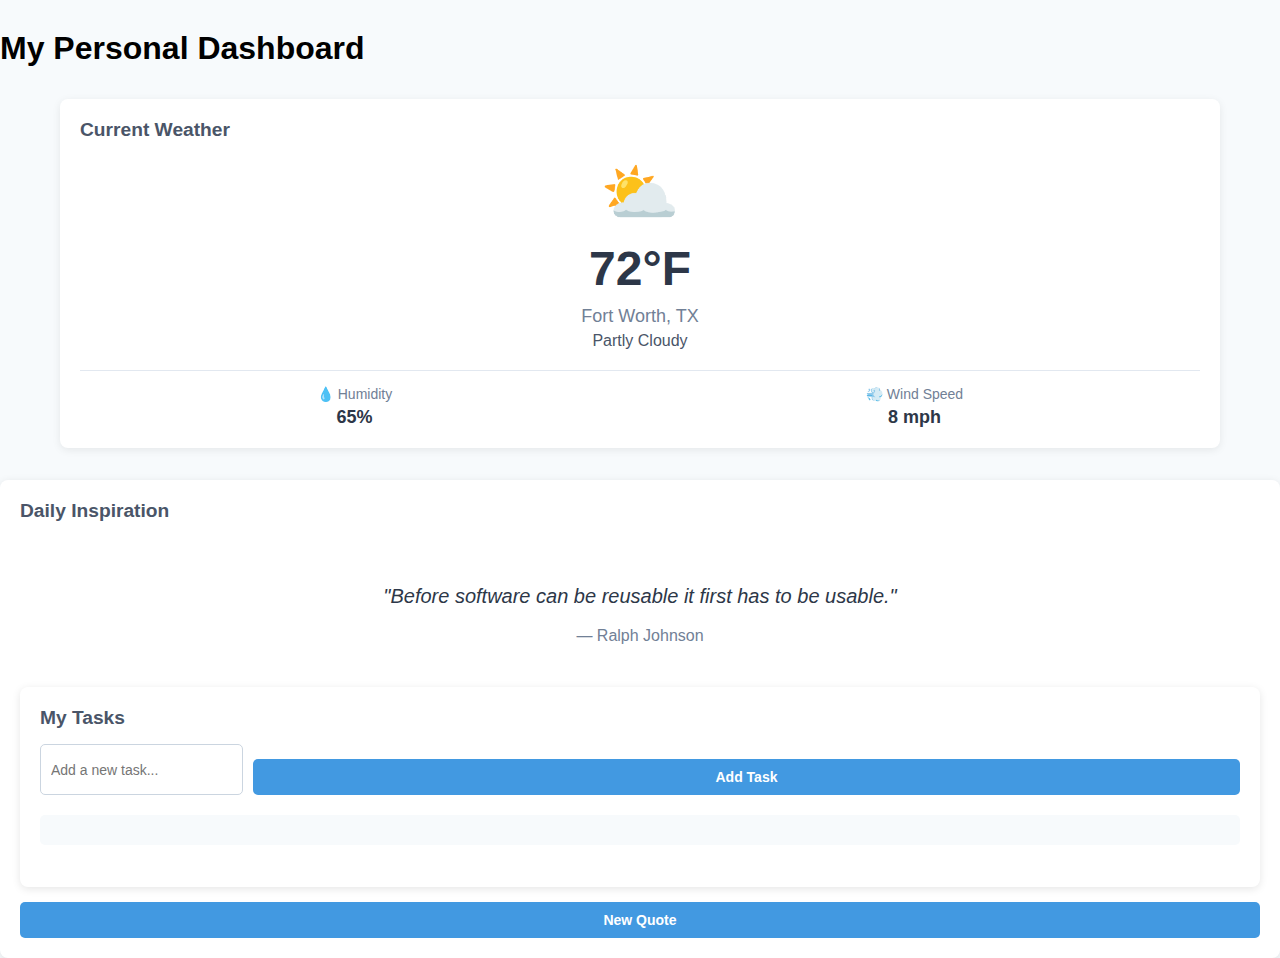
<file: projects/project1-original/project3-dashboard/index.html>
<!DOCTYPE html>
<html lang="en">
<head>
    <meta charset="UTF-8">
    <meta name="viewport" content="width=device-width, initial-scale=1.0">
    <title>My Personal Dashboard</title>
    <link rel="stylesheet" href="css/styles.css">
</head>
<body>
    <header></header>
            <h1>My Personal Dashboard</h1>
        </header>
<div class="dashboard">
        <main class="widgets-container">
            <!-- Weather Widget -->
            <section class="widget weather-widget">
                <h2>Current Weather</h2>
                <div id="weather-display">
                    Loading weather data...
                </div>
            </section>
        </main>
    </div>

    <section class="widget quotes-widget">
  <h2>Daily Inspiration</h2>
  <div id="quotes-display">
    <!-- Quote will appear here -->
  </div>
  <div class="widget tasks-widget">
  <h2>My Tasks</h2>

  <!-- Add Task Form -->
  <form id="task-form" class="task-form">
    <input
      type="text"
      id="task-input"
      placeholder="Add a new task..."
      required
    />
    <button type="submit" class="btn-primary">Add Task</button>
  </form>

  <!-- Task Statistics -->
  <div id="task-stats" class="task-stats">
    <!-- Stats will appear here -->
  </div>

  <!-- Tasks List -->
  <div id="tasks-list" class="tasks-list">
    <!-- Tasks will appear here -->
  </div>
</div>
  <button id="new-quote-btn" class="btn-primary">New Quote</button>
</section>
    <script src="js/app.js"></script>
</body>
</html>
</file>
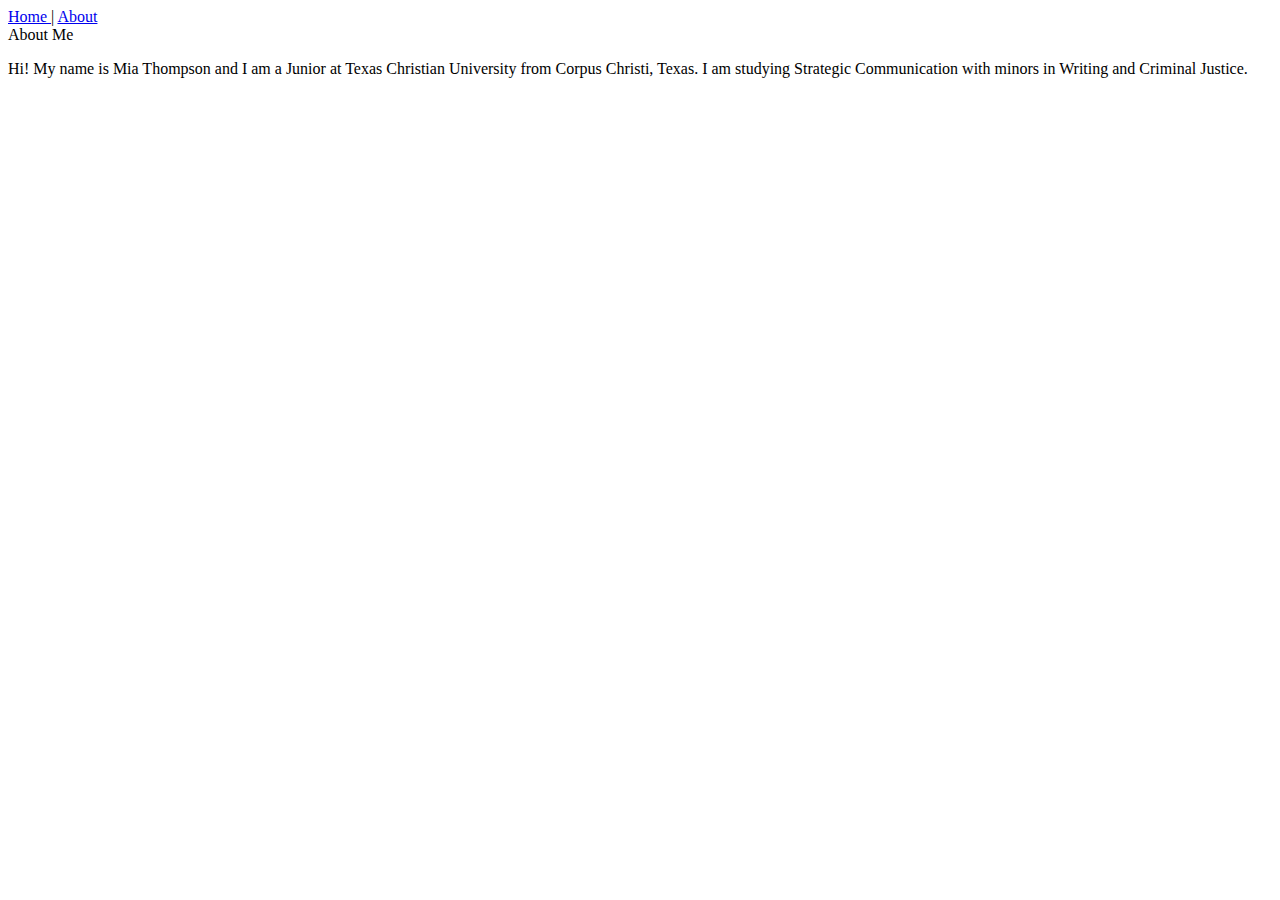
<file: about.html>
<!DOCTYPE html>
<html lang="en">
<head>
    <meta charset="UTF-8">
    <meta name="viewport" content="width=device-width, initial-scale=1.0">
    <title>Document</title>
</head>
<body>
    <nav><a href="index.html">Home </a> | <a href="about.html">About </a> </nav

        
  <h2>About Me</h2>  

<p>Hi! My name is Mia Thompson and I am a Junior at Texas Christian University from Corpus Christi, Texas. I am studying Strategic Communication with minors in Writing and Criminal Justice.
  
<iframe width="560" height="315" src="https://www.youtube.com/embed/7P4OxUN4Jd0?si=ztqdoGLW8gOVuWRH" title="YouTube video player" frameborder="0" allow="accelerometer; autoplay; clipboard-write; encrypted-media; gyroscope; picture-in-picture; web-share" referrerpolicy="strict-origin-when-cross-origin" allowfullscreen></iframe>

</body>
</html>
</file>
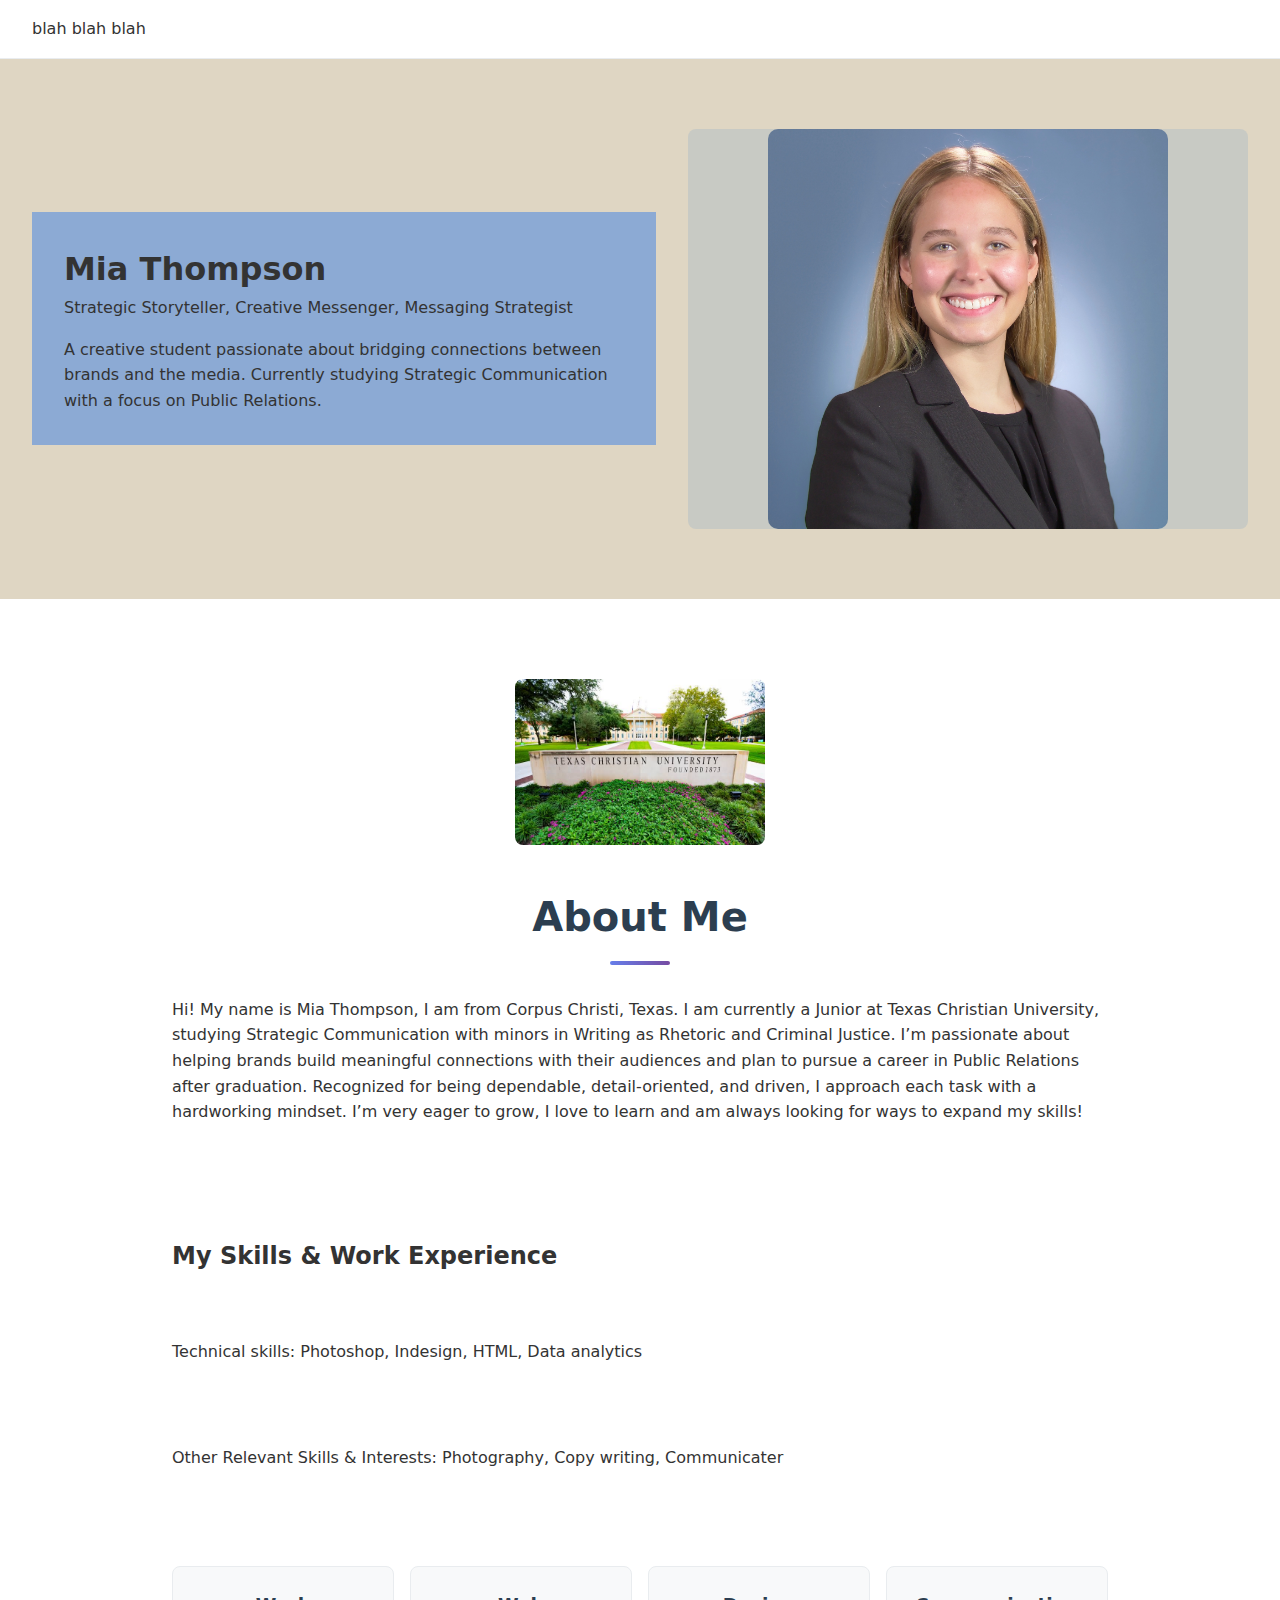
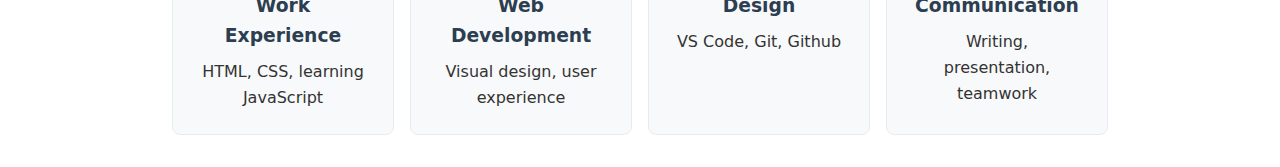
<file: Sandbox backup/practice.html>
<!DOCTYPE html>
<html lang="en">
<head>
    <meta charset="UTF-8">
    <meta name="viewport" content="width=<device-width>, initial-scale=1.0">
    <title>Document</title>

    <link rel="stylesheet" href="sandbox_css/practice.css">


</head>
<body>
    <nav>blah blah blah</nav>
    
    <header>

        <div class="header_text">
<H1>Mia Thompson</H1>
<p> Strategic Storyteller, Creative Messenger, Messaging Strategist</p>
<p>A creative student passionate about bridging connections between brands and the media.
Currently studying Strategic Communication with a focus on Public Relations. </p>

</div>

<div class="header_pic">

<img src="../Images/Mia Headshot Pic.jpeg" alt="Mia Thompson professional headshot" />

</div>


    




    </header>

    <main>
<section class="about-section" id="about">
<div class="about-image">
<img src="../Images/TCU.JPG" alt="TCU outside photo">
</div>
<div class="about-text">
    
<h2>About Me</h2>
    <p> Hi! My name is Mia Thompson, I am from Corpus Christi, Texas. I am currently a Junior at
Texas Christian University, studying Strategic Communication with minors in Writing as
Rhetoric and Criminal Justice. I’m passionate about helping brands build meaningful
connections with their audiences and plan to pursue a career in Public Relations after graduation.
Recognized for being dependable, detail-oriented, and driven, I approach each task with a
hardworking mindset. I’m very eager to grow, I love to learn and am always looking for ways to
expand my skills!</p>
</div>
    </section>
<h2>My Skills & Work Experience</h2>
<p>
Technical skills: Photoshop, Indesign, HTML, Data analytics </p>
<p>Other Relevant Skills & Interests: Photography, Copy writing, Communicater </p>
<div class="skills-container">
<div class="skill-card">
<h3>Work Experience</h3>
<p>HTML, CSS, learning JavaScript</p>
</div>
<div class="skill-card">
<h3>Web Development</h3>
<p>Visual design, user experience</p>
</div>
<div class="skill-card">
<h3>Design</h3>
<p>VS Code, Git, Github</p>
</div>
<div class="skill-card">
<h3>Communication</h3>
<p>Writing, presentation, teamwork</p>
</div>
</section>

</main>
<footer>
<!-- Your footer content -->
</footer>
</body>
</html>
</file>
<file: CSS/style.css>
@import url('https://fonts.googleapis.com/css2?family=Merriweather:ital,opsz,wght@0,18..144,300..900;1,18..144,300..900&family=Zalando+Sans:ital,wght@0,200..900;1,200..900&display=swap');

* {
  box-sizing: border-box;
  margin: 0;
  padding: 0;
}
/* ========================= */
/* 1. Reset & Base Styles    */
/* ========================= */

h1, h2, h3 {
  font-family:'Merriweather';
  line-height: 1.2;
  color: #333;
}

body {
  font-family: 'Zalando Sans';
  line-height: 1.6;
  background-color: #f4f4f4;
  color: #555;
}
header {
  display: flex;
  align-items: center;

/* ========================= */
/* 2. Layout Containers      */
/* ========================= */
  gap: 2rem;
  height: 60vh;
  padding: 2rem;
  background-color: #dfd6c3;
}

.header_pic {
  flex: 1;
  min-height: 300px;
  border-radius: 8px;
  display: flex;
  align-items: center;
  justify-content: center;
  background-color: #c8cac4;
}

.header_pic img {
  width: 100%;
  max-width: 400px;
  max-height: 400px;
  object-fit: cover;
  border-radius: 10px;
}

.header_text {
  flex: 1;
  padding: 2rem;
  background-color: #8caad4;
}

/* Navigation */
nav {
  background-color: #fff;
  padding: 1rem 2rem;
/* ========================= */
/* 3. Navigation             */
/* ========================= */
  border-bottom: 1px solid #e9ecef;
}

.nav-container {
  display: flex;
  justify-content: space-between;
  align-items: center;
}

.logo {
  font-size: 1.25rem;
  font-weight: bold;
  text-decoration: none;
  color: #2c3e50;
}

.nav-links {
  display: flex;
  gap: 2rem;
}

.nav-links a {
  text-decoration: none;
  color: #2c3e50;
  font-weight: 500;
}

.nav-links a:hover {
  color: #28a745;
}

/* Main container */
main {
   display: grid;
  gap: 6rem;
/* ========================= */
/* 4. Main Container         */
/* ========================= */
  padding: 2rem;
  
    max-width: 1000px;
  margin: 0 auto;
  padding: 1rem;
  display: flex;
  flex-direction: column;
  gap: 4rem;
}

@media (min-width: 768px) {
  main {
    padding: 2rem;
  }
}

/* Section headings */
section h2 {
  text-align: center;
  font-size: 2.5rem;
/* ========================= */
/* 5. Section Headings       */
/* ========================= */
  margin-bottom: 3rem;
  color: #2c3e50;
  position: relative;
}

section h2::after {
 content: '';
  position: absolute;
  bottom: -1rem;
  left: 50%;
  transform: translateX(-50%);
  width: 60px;
  height: 4px;
  background: linear-gradient(90deg, #667eea, #764ba2);
  border-radius: 2px;
}


.about-section {
  display: grid;
  grid-template-columns: 1fr;
/* ========================= */
/* 6. About Section          */
/* ========================= */
  gap: 2rem;
  padding: 3rem 0;
  align-items: center;
}

.about-image {
  justify-self: center;
}

.about-image img {
  width: 100%;
  max-width: 250px;
  height: auto;
  border-radius: 8px;
}

.about-text {
  flex: 2;
  min-width: 250px;
  text-align: left;
}


.skills-container {
  display: grid;
  grid-template-columns: repeat(auto-fit, minmax(200px, 1fr));
/* ========================= */
/* 7. Skills Section         */
/* ========================= */
  gap: 1rem;
  margin-top: 2rem;
}

.skill-card {
  padding: 1.5rem;
  background: #f8f9fa;
  border-radius: 8px;
  text-align: center;
  border: 1px solid #e9ecef;
}

.skill-card h3 {
  color: #2c3e50;
  margin-bottom: 0.5rem;
}



.projects-container {
  display: grid;
/* ========================= */
/* 8. Projects Section       */
/* ========================= */
  grid-template-columns: 1fr;
  gap: 2rem;
  margin-top: 2rem;
}

.project-card {
  padding: 2rem;
  background: white;
  border: 1px solid #e9ecef;
  border-radius: 8px;
  box-shadow: 0 2px 4px rgba(0,0,0,0.1);
  transition: transform 0.3s ease;
}
.project-card:hover {
  transform: translateY(-2px);
  box-shadow: 0 4px 8px rgba(0,0,0,0.15);
}
.project-card h3 {
  color: #2c3e50;
  margin-bottom: 1rem;
}

.project-card p {
  margin-bottom: 0.5rem;
}


section {
  padding: 3rem 0;
/* ========================= */
/* 9. Miscellaneous/Utility  */
/* ========================= */
}


p + p {
  margin-top: 1rem;

}
</file>
<file: projects/Project 4-zed/css/styles.css>
/* ===================================
   Barcelona Study Abroad Planner Styles
   Color Palette: #3A232A, #242B11, #CCBEC0, #D7D1C3
   =================================== */

/* CSS Custom Properties (Variables) */
:root {
    --color-primary: #3A232A;      /* Deep burgundy */
    --color-secondary: #242B11;    /* Dark olive */
    --color-light: #CCBEC0;        /* Soft mauve */
    --color-lighter: #D7D1C3;      /* Warm cream */
    --color-white: #FFFFFF;
    --color-accent: #8B6F6F;       /* Derived accent color */
    --color-success: #5A7F5A;      /* Muted green */
    --color-hover: #4D2F37;        /* Slightly lighter burgundy */
    
    --spacing-xs: 0.5rem;
    --spacing-sm: 1rem;
    --spacing-md: 1.5rem;
    --spacing-lg: 2rem;
    --spacing-xl: 3rem;
    
    --border-radius: 12px;
    --transition: all 0.3s ease;
    --shadow: 0 4px 6px rgba(0, 0, 0, 0.1);
    --shadow-lg: 0 10px 25px rgba(0, 0, 0, 0.15);
}

/* Reset & Base Styles */
* {
    margin: 0;
    padding: 0;
    box-sizing: border-box;
}

body {
    font-family: 'Times New Roman', Times, serif;
    background: linear-gradient(135deg, var(--color-lighter) 0%, var(--color-light) 100%);
    color: var(--color-secondary);
    line-height: 1.6;
    min-height: 100vh;
}

/* Container */
.container {
    max-width: 1200px;
    margin: 0 auto;
    padding: 0 var(--spacing-md);
}

/* Header */
.main-header {
    background-color: var(--color-light);
    background-image: radial-gradient(var(--color-primary) 20%, transparent 21%),
                      radial-gradient(var(--color-primary) 20%, transparent 21%);
    background-size: 50px 50px;
    background-position: 0 0, 25px 25px;
    color: var(--color-primary);
    padding: var(--spacing-xl) var(--spacing-md);
    text-align: center;
    box-shadow: var(--shadow-lg);
    animation: slideDown 0.6s ease;
}

.main-header h1 {
    font-family: 'Clicker Script', cursive;
    font-size: 3.5rem;
    font-weight: 700;
    margin-bottom: var(--spacing-xs);
    letter-spacing: 1px;
    color: var(--color-primary);
    background: rgba(255, 255, 255, 0.85);
    padding: var(--spacing-sm) var(--spacing-md);
    border-radius: 12px;
    display: inline-block;
    box-shadow: 0 2px 8px rgba(0, 0, 0, 0.1);
    text-transform: none;
    text-shadow: 1px 1px 0 var(--color-primary), 
                 -1px -1px 0 var(--color-primary),
                 1px -1px 0 var(--color-primary),
                 -1px 1px 0 var(--color-primary);
}

.subtitle {
    font-size: 1.1rem;
    font-weight: 600;
    color: var(--color-secondary);
    background: rgba(255, 255, 255, 0.85);
    padding: var(--spacing-xs) var(--spacing-md);
    border-radius: 8px;
    display: inline-block;
    margin-top: var(--spacing-xs);
}

/* Main Content */
main {
    padding: var(--spacing-xl) 0;
}

/* Section Headers */
.section-header {
    display: flex;
    justify-content: space-between;
    align-items: center;
    margin-bottom: var(--spacing-md);
    flex-wrap: wrap;
    gap: var(--spacing-sm);
}

.section-header h2 {
    font-family: 'Clicker Script', cursive;
    font-size: 2.5rem;
    font-weight: 700;
    color: var(--color-primary);
}

.helper-text {
    font-size: 0.9rem;
    color: var(--color-accent);
    width: 100%;
    margin-top: -var(--spacing-xs);
}

/* Buttons */
.btn-primary,
.btn-secondary,
.btn-nav {
    padding: var(--spacing-xs) var(--spacing-md);
    border: none;
    border-radius: var(--border-radius);
    cursor: pointer;
    font-size: 1rem;
    font-weight: 600;
    transition: var(--transition);
    text-transform: uppercase;
    letter-spacing: 0.5px;
}

.btn-primary {
    background: var(--color-primary);
    color: var(--color-white);
}

.btn-primary:hover {
    background: var(--color-hover);
    transform: translateY(-2px);
    box-shadow: var(--shadow);
}

.btn-secondary {
    background: var(--color-light);
    color: var(--color-secondary);
}

.btn-secondary:hover {
    background: var(--color-accent);
    color: var(--color-white);
}

.btn-nav {
    background: var(--color-white);
    color: var(--color-primary);
    width: 40px;
    height: 40px;
    padding: 0;
    font-size: 1.5rem;
}

.btn-nav:hover {
    background: var(--color-primary);
    color: var(--color-white);
}

/* Calendar Section */
.calendar-section {
    background: var(--color-white);
    padding: var(--spacing-lg);
    border-radius: var(--border-radius);
    box-shadow: var(--shadow);
    margin-bottom: var(--spacing-xl);
    animation: fadeInUp 0.6s ease;
}

.calendar-controls {
    display: flex;
    justify-content: space-between;
    align-items: center;
    margin-bottom: var(--spacing-md);
    gap: var(--spacing-sm);
}

.month-display {
    font-size: 1.5rem;
    color: var(--color-primary);
    text-align: center;
    flex: 1;
}

.calendar-grid {
    display: grid;
    grid-template-columns: repeat(7, 1fr);
    gap: var(--spacing-xs);
    margin-bottom: var(--spacing-md);
}

.calendar-day-header {
    text-align: center;
    font-weight: 600;
    color: var(--color-secondary);
    padding: var(--spacing-xs);
    font-size: 0.9rem;
}

.calendar-day {
    aspect-ratio: 1;
    display: flex;
    flex-direction: column;
    align-items: center;
    justify-content: flex-start;
    padding: 4px;
    border-radius: 8px;
    cursor: pointer;
    transition: var(--transition);
    font-weight: 500;
    position: relative;
    background: var(--color-lighter);
    overflow: hidden;
}

.calendar-day:hover {
    background: var(--color-light);
    transform: scale(1.05);
}

.calendar-day.inactive {
    opacity: 0.3;
    cursor: default;
}

.calendar-day.inactive:hover {
    transform: none;
    background: var(--color-lighter);
}

.calendar-day.today {
    background: var(--color-primary);
    color: var(--color-white);
    font-weight: 700;
}

.calendar-day.has-trip {
    background: var(--color-secondary);
    color: var(--color-white);
}

.calendar-day.has-event {
    background: #8B6F6F;
    color: var(--color-white);
}

/* If day has both trip and event */
.calendar-day.has-trip.has-event {
    background: linear-gradient(135deg, var(--color-secondary) 0%, #8B6F6F 100%);
}

.calendar-event-title {
    font-size: 0.85rem;
    font-weight: 700;
    color: var(--color-white);
    background: rgba(0, 0, 0, 0.4);
    padding: 3px 5px;
    border-radius: 4px;
    margin-top: auto;
    width: 100%;
    text-align: center;
    overflow: hidden;
    text-overflow: ellipsis;
    white-space: nowrap;
    line-height: 1.3;
}

.calendar-legend {
    display: flex;
    gap: var(--spacing-md);
    justify-content: center;
    flex-wrap: wrap;
}

.legend-item {
    display: flex;
    align-items: center;
    gap: var(--spacing-xs);
    font-size: 0.9rem;
    color: var(--color-secondary);
}

.dot {
    width: 12px;
    height: 12px;
    border-radius: 50%;
}

.today-dot {
    background: var(--color-primary);
}

.trip-dot {
    background: var(--color-secondary);
}

.event-dot {
    background: #8B6F6F;
}

/* Trips Section */
.trips-section {
    background: var(--color-white);
    padding: var(--spacing-lg);
    border-radius: var(--border-radius);
    box-shadow: var(--shadow);
    margin-bottom: var(--spacing-xl);
    animation: fadeInUp 0.6s ease 0.1s backwards;
}

.trips-grid {
    display: grid;
    grid-template-columns: repeat(auto-fill, minmax(280px, 1fr));
    gap: var(--spacing-md);
}

.trip-card {
    background: var(--color-white);
    padding: var(--spacing-lg);
    border-radius: var(--border-radius);
    border: 2px solid var(--color-light);
    transition: var(--transition);
    animation: scaleIn 0.3s ease;
}

.trip-card.weekend-trip {
    border-color: var(--color-secondary);
}

.trip-card.regular-event {
    border-color: #8B6F6F;
}

.trip-card:hover {
    transform: translateY(-5px);
    box-shadow: var(--shadow-lg);
}

.trip-card-header {
    display: flex;
    justify-content: space-between;
    align-items: start;
    margin-bottom: var(--spacing-sm);
}

.trip-card h3 {
    font-family: 'Times New Roman', Times, serif;
    color: var(--color-primary);
    font-size: 1.4rem;
    font-weight: 600;
    margin-bottom: var(--spacing-xs);
}

.trip-dates {
    color: var(--color-secondary);
    font-size: 0.9rem;
    font-weight: 600;
    margin-bottom: var(--spacing-xs);
}

.trip-notes {
    color: var(--color-accent);
    font-size: 0.9rem;
    margin-bottom: var(--spacing-xs);
    line-height: 1.5;
}

.trip-costs {
    margin-top: var(--spacing-sm);
}

.trip-costs-header {
    font-family: 'Times New Roman', Times, serif;
    font-weight: 600;
    color: var(--color-secondary);
    margin-bottom: var(--spacing-xs);
    font-size: 1rem;
}

.trip-cost-item {
    display: flex;
    justify-content: space-between;
    padding: 4px 0;
    font-size: 0.9rem;
    border-bottom: 1px solid var(--color-light);
}

.trip-cost-item:last-child {
    border-bottom: none;
    padding-top: var(--spacing-xs);
    margin-top: var(--spacing-xs);
    border-top: 2px solid var(--color-secondary);
    font-weight: 700;
    color: var(--color-success);
}

.trip-cost-description {
    color: var(--color-accent);
}

.trip-cost-amount {
    color: var(--color-success);
    font-weight: 600;
}

.trip-actions {
    display: flex;
    gap: var(--spacing-xs);
    margin-top: var(--spacing-sm);
    padding-top: var(--spacing-sm);
    border-top: 1px solid var(--color-light);
}

/* Trip Itinerary Section */
.trip-itinerary {
    margin-top: var(--spacing-md);
    padding-top: var(--spacing-md);
    border-top: 2px solid var(--color-light);
}

.trip-itinerary-header {
    display: flex;
    justify-content: space-between;
    align-items: center;
    margin-bottom: var(--spacing-sm);
}

.trip-itinerary-header h4 {
    font-family: 'Times New Roman', Times, serif;
    color: var(--color-secondary);
    font-size: 1.1rem;
    font-weight: 600;
}

.btn-small {
    padding: 6px 14px;
    font-size: 0.85rem;
    background: var(--color-secondary);
    color: var(--color-white);
    border: none;
    border-radius: 6px;
    cursor: pointer;
    transition: var(--transition);
    font-weight: 600;
    font-family: 'Times New Roman', serif;
}

.btn-small:hover {
    background: var(--color-primary);
    transform: translateY(-1px);
}

.itinerary-list {
    list-style: none;
}

.itinerary-item {
    background: var(--color-lighter);
    padding: var(--spacing-sm);
    margin-bottom: var(--spacing-xs);
    border-radius: 8px;
    border-left: 3px solid var(--color-accent);
    transition: var(--transition);
}

.itinerary-item:hover {
    transform: translateX(3px);
    box-shadow: var(--shadow);
}

.itinerary-transport {
    border-left-color: #5A7F5A;
    background: #f5faf5;
}

.itinerary-housing {
    border-left-color: #8B6F6F;
    background: #faf8f8;
}

.itinerary-item-header {
    display: flex;
    justify-content: space-between;
    align-items: start;
    gap: var(--spacing-xs);
    margin-bottom: 4px;
}

.itinerary-title-section {
    display: flex;
    flex-direction: column;
    gap: 4px;
    flex: 1;
}

.itinerary-category-badge {
    display: inline-block;
    font-size: 0.7rem;
    font-weight: 600;
    text-transform: uppercase;
    letter-spacing: 0.5px;
    padding: 2px 8px;
    border-radius: 4px;
    background: var(--color-primary);
    color: var(--color-white);
    width: fit-content;
}

.itinerary-activity .itinerary-category-badge {
    background: var(--color-secondary);
}

.itinerary-transport .itinerary-category-badge {
    background: #5A7F5A;
}

.itinerary-housing .itinerary-category-badge {
    background: #8B6F6F;
}

.itinerary-title {
    font-weight: 600;
    color: var(--color-primary);
    font-family: 'Times New Roman', serif;
}

.itinerary-time {
    font-size: 0.85rem;
    color: var(--color-accent);
    font-weight: 600;
}

.itinerary-notes {
    font-size: 0.85rem;
    color: var(--color-accent);
    line-height: 1.4;
    margin-top: 4px;
}

.empty-itinerary {
    text-align: center;
    padding: var(--spacing-md);
    color: var(--color-accent);
    font-style: italic;
    font-size: 0.9rem;
}

/* Events Modal */
.event-modal-item {
    padding: var(--spacing-sm);
    background: var(--color-lighter);
    border-radius: 8px;
    border-left: 4px solid var(--color-secondary);
}

.btn-icon {
    background: none;
    border: none;
    cursor: pointer;
    padding: var(--spacing-xs);
    border-radius: 8px;
    transition: var(--transition);
    font-size: 1.2rem;
}

.btn-icon:hover {
    background: var(--color-primary);
    color: var(--color-white);
}

.empty-state {
    text-align: center;
    padding: var(--spacing-xl);
    color: var(--color-accent);
    font-style: italic;
}

/* General Ideas Section */
.general-ideas-section {
    background: var(--color-white);
    padding: var(--spacing-lg);
    border-radius: var(--border-radius);
    box-shadow: var(--shadow);
    margin-bottom: var(--spacing-xl);
    animation: fadeInUp 0.6s ease 0.2s backwards;
}

.ideas-container {
    display: grid;
    grid-template-columns: repeat(auto-fit, minmax(280px, 1fr));
    gap: var(--spacing-md);
}

.ideas-column-header {
    display: flex;
    justify-content: space-between;
    align-items: center;
    margin-bottom: var(--spacing-sm);
    padding-bottom: var(--spacing-xs);
    border-bottom: 2px solid var(--color-light);
}

.ideas-column h3 {
    color: var(--color-primary);
    margin: 0;
}

.ideas-list {
    list-style: none;
    min-height: 100px;
}

.idea-item {
    background: var(--color-lighter);
    padding: var(--spacing-sm);
    margin-bottom: var(--spacing-xs);
    border-radius: 8px;
    transition: var(--transition);
    animation: slideInLeft 0.3s ease;
}

.idea-item:hover {
    background: var(--color-light);
    transform: translateX(5px);
}

.idea-item-header {
    display: flex;
    justify-content: space-between;
    align-items: start;
    gap: var(--spacing-xs);
}

.idea-title {
    font-weight: 600;
    color: var(--color-secondary);
    flex: 1;
}

.idea-description {
    font-size: 0.85rem;
    color: var(--color-accent);
    margin-top: var(--spacing-xs);
    line-height: 1.4;
}

.btn-delete {
    background: none;
    border: none;
    color: var(--color-accent);
    cursor: pointer;
    padding: 4px;
    border-radius: 4px;
    transition: var(--transition);
    font-size: 1rem;
}

.btn-delete:hover {
    background: var(--color-primary);
    color: var(--color-white);
}

/* Modal */
.modal {
    display: none;
    position: fixed;
    top: 0;
    left: 0;
    width: 100%;
    height: 100%;
    background: rgba(0, 0, 0, 0.6);
    z-index: 1000;
    align-items: center;
    justify-content: center;
    padding: var(--spacing-md);
    animation: fadeIn 0.3s ease;
}

.modal.active {
    display: flex;
}

.modal-content {
    background: var(--color-white);
    border-radius: var(--border-radius);
    width: 100%;
    max-width: 500px;
    max-height: 90vh;
    overflow-y: auto;
    animation: scaleIn 0.3s ease;
}

.modal-header {
    display: flex;
    justify-content: space-between;
    align-items: center;
    padding: var(--spacing-md);
    border-bottom: 2px solid var(--color-light);
}

.modal-header h2 {
    color: var(--color-primary);
    font-size: 1.5rem;
}

.modal-close {
    background: none;
    border: none;
    font-size: 2rem;
    cursor: pointer;
    color: var(--color-accent);
    transition: var(--transition);
    line-height: 1;
    padding: 0;
    width: 32px;
    height: 32px;
}

.modal-close:hover {
    color: var(--color-primary);
    transform: rotate(90deg);
}

/* Forms */
form {
    padding: var(--spacing-md);
}

.form-group {
    margin-bottom: var(--spacing-md);
}

.form-row {
    display: grid;
    grid-template-columns: 1fr 1fr;
    gap: var(--spacing-md);
}

label {
    display: block;
    margin-bottom: var(--spacing-xs);
    font-weight: 600;
    color: var(--color-secondary);
}

input[type="text"],
input[type="date"],
input[type="number"],
input[type="time"],
select,
textarea {
    width: 100%;
    padding: var(--spacing-sm);
    border: 2px solid var(--color-light);
    border-radius: 8px;
    font-size: 1rem;
    font-family: 'Times New Roman', serif;
    transition: var(--transition);
    background: var(--color-white);
}

select {
    cursor: pointer;
    appearance: none;
    background-image: url("data:image/svg+xml,%3Csvg xmlns='http://www.w3.org/2000/svg' width='12' height='12' viewBox='0 0 12 12'%3E%3Cpath fill='%233A232A' d='M6 9L1 4h10z'/%3E%3C/svg%3E");
    background-repeat: no-repeat;
    background-position: right 12px center;
    padding-right: 36px;
}

/* Checkbox styling */
.checkbox-group {
    margin-bottom: var(--spacing-md);
}

.checkbox-label {
    display: flex;
    align-items: center;
    gap: var(--spacing-xs);
    cursor: pointer;
    font-weight: 600;
    color: var(--color-secondary);
}

.checkbox-label input[type="checkbox"] {
    width: 20px;
    height: 20px;
    cursor: pointer;
    accent-color: var(--color-primary);
}

.checkbox-label span {
    font-size: 1rem;
}

/* Costs section */
.costs-list {
    margin-bottom: var(--spacing-sm);
    max-height: 200px;
    overflow-y: auto;
}

.cost-item {
    display: flex;
    justify-content: space-between;
    align-items: center;
    padding: var(--spacing-xs);
    background: var(--color-lighter);
    border-radius: 6px;
    margin-bottom: var(--spacing-xs);
}

.cost-item-info {
    flex: 1;
}

.cost-item-description {
    font-weight: 600;
    color: var(--color-secondary);
}

.cost-item-amount {
    color: var(--color-success);
    font-weight: 600;
    margin-left: var(--spacing-sm);
}

.cost-input-group {
    display: grid;
    grid-template-columns: 2fr 1fr auto;
    gap: var(--spacing-xs);
    align-items: center;
}

.cost-input-group input {
    width: 100%;
}

.btn-remove-cost {
    background: none;
    border: none;
    color: var(--color-accent);
    cursor: pointer;
    padding: 4px 8px;
    border-radius: 4px;
    transition: var(--transition);
    font-size: 1rem;
}

.btn-remove-cost:hover {
    background: var(--color-primary);
    color: var(--color-white);
}

input:focus,
select:focus,
textarea:focus {
    outline: none;
    border-color: var(--color-primary);
    box-shadow: 0 0 0 3px rgba(58, 35, 42, 0.1);
}

textarea {
    resize: vertical;
}

.modal-actions {
    display: flex;
    gap: var(--spacing-sm);
    justify-content: flex-end;
    padding-top: var(--spacing-md);
    border-top: 2px solid var(--color-light);
    margin-top: var(--spacing-md);
}

/* Footer */
.main-footer {
    background: var(--color-secondary);
    color: var(--color-lighter);
    text-align: center;
    padding: var(--spacing-md);
    margin-top: var(--spacing-xl);
}

/* Animations */
@keyframes fadeIn {
    from {
        opacity: 0;
    }
    to {
        opacity: 1;
    }
}

@keyframes fadeInUp {
    from {
        opacity: 0;
        transform: translateY(20px);
    }
    to {
        opacity: 1;
        transform: translateY(0);
    }
}

@keyframes slideDown {
    from {
        opacity: 0;
        transform: translateY(-20px);
    }
    to {
        opacity: 1;
        transform: translateY(0);
    }
}

@keyframes scaleIn {
    from {
        opacity: 0;
        transform: scale(0.9);
    }
    to {
        opacity: 1;
        transform: scale(1);
    }
}

@keyframes slideInLeft {
    from {
        opacity: 0;
        transform: translateX(-10px);
    }
    to {
        opacity: 1;
        transform: translateX(0);
    }
}

/* Responsive Design */
@media (max-width: 768px) {
    .main-header h1 {
        font-size: 2rem;
    }
    
    .subtitle {
        font-size: 1rem;
    }
    
    .section-header {
        flex-direction: column;
        align-items: flex-start;
    }
    
    .calendar-grid {
        gap: 4px;
    }
    
    .calendar-day {
        font-size: 0.9rem;
    }
    
    .ideas-container {
        grid-template-columns: 1fr;
    }
    
    .form-row {
        grid-template-columns: 1fr;
    }
    
    .trips-grid {
        grid-template-columns: 1fr;
    }
}

@media (max-width: 480px) {
    :root {
        --spacing-md: 1rem;
        --spacing-lg: 1.5rem;
        --spacing-xl: 2rem;
    }
    
    .main-header h1 {
        font-size: 1.5rem;
    }
    
    .calendar-day-header {
        font-size: 0.75rem;
    }
    
    .month-display {
        font-size: 1.2rem;
    }
}

/* Accessibility */
@media (prefers-reduced-motion: reduce) {
    *,
    *::before,
    *::after {
        animation-duration: 0.01ms !important;
        animation-iteration-count: 1 !important;
        transition-duration: 0.01ms !important;
    }
}

/* Focus styles for keyboard navigation */
a:focus,
button:focus,
input:focus,
select:focus,
textarea:focus {
    outline: 3px solid var(--color-primary);
    outline-offset: 2px;
}

/* High contrast mode support */
@media (prefers-contrast: high) {
    .calendar-day,
    .trip-card,
    .idea-item {
        border: 2px solid var(--color-secondary);
    }
}
</file>
<file: projects/project1-original/CSS/style.css>
/* Two-column layout for Skills & Interests section */
.skills-interests-container {
  display: grid;
  grid-template-columns: repeat(2, 1fr);
  gap: 1rem;
  margin-top: 2rem;
}

.projects-container {
  display: grid;
  grid-template-columns: repeat(2, 1fr);
  gap: 1rem;
  margin-top: 2rem;
}

.skill-card a {
  word-break: break-all;
  display: inline-block;
  max-width: 100%;
}

#about h2 {
  color: black;
}


#skills h2 {
  color: black;
}
@import url('https://fonts.googleapis.com/css2?family=Merriweather:ital,opsz,wght@0,18..144,300..900;1,18..144,300..900&family=Zalando+Sans:ital,wght@0,200..900;1,200..900&display=swap');
:root {
 --primary-color: #cdb0ca;
 --heading-color: #000000;
 --text-color: #000000;
 --light-text: #000102;
 --background: #dec9c9;
 --light-background: #f9fafb;
 --card-background: #f8f9fa;
 --card-border: #e9ecef;
 --card-shadow: 0 2px 4px rgba(0, 0, 0, 0.1);
 --card-shadow-hover: 0 4px 8px rgba(0, 0, 0, 0.15);
 --accent-color: #070607;

 a:hover {
  color: #e7cfe5;
}
 a {
  color: rgb(0, 0, 0);
}
}
* {
  box-sizing: border-box;
  margin: 0;
  padding: 0;
}
/* ========================= */
/* 1. Reset & Base Styles    */
/* ========================= */

h1, h2, h3 {
  font-family:'Merriweather';
  line-height: 1.2;
  color: #333;
  color: var(--heading-color);
}

body {
  font-family: 'Zalando Sans';
  line-height: 1.6;
  background-color: #f4f4f4;
  color: #070000;
  color: var(--text-color);
  background-color: var(--background);
}


header {
  display: flex;
  align-items: center;

/* ========================= */
/* 2. Layout Containers      */
/* ========================= */
  gap: 2rem;
  height: 60vh;
  padding: 2rem;
  background-color: #8d808c;
}

.header_pic {
  flex: 1;
  min-height: 300px;
  border-radius: 8px;
  display: flex;
  align-items: center;
  justify-content: center;
  background-color: #8d808c;
}

.header_pic img {
  width: 100%;
  max-width: 400px;
  max-height: 400px;
  object-fit: cover;
  border-radius: 10px;
}

.header_text {
  flex: 1;
  padding: 2rem;
  background-color: #cbb3c2;
}

/* Navigation */
nav {
  background-color: #cbb3c2;
  padding: 1rem 2rem;
/* ========================= */
/* 3. Navigation             */
/* ========================= */
  border-bottom: 1px solid #e9ecef;
}

.nav-container {
  display: flex;
  justify-content: space-between;
  align-items: center;
}

.logo {
  font-size: 1.25rem;
  font-weight: bold;
  text-decoration: none;
  color: #020003;
}

.nav-links {
  display: flex;
  gap: 2rem;
}

.nav-links a {
  text-decoration: none;
  color: #000000;
  font-weight: 500;
}

.nav-links a:hover {
  color: #f0e9f1;
}

/* Main container */
main {
   display: grid;
  gap: 6rem;
/* ========================= */
/* 4. Main Container         */
/* ========================= */
  padding: 2rem;
  
    max-width: 1000px;
  margin: 0 auto;
  padding: 1rem;
  display: flex;
  flex-direction: column;
  gap: 4rem;
}

@media (min-width: 768px) {
  main {
    padding: 2rem;
  }
}

/* Section headings */
section h2 {
color: var(--text-color);
  text-align: center;
  font-size: 2.5rem;
/* ========================= */
/* 5. Section Headings       */
/* ========================= */
  margin-bottom: 3rem;
  color: #2c3e50;
  position: relative;
}

section h2::after {
color: var(--text-color);
 content: '';
  position: absolute;
  bottom: -1rem;
  left: 50%;
  transform: translateX(-50%);
  width: 60px;
  height: 4px;
  background: linear-gradient(90deg, #d2bbdb, #b69fb2);
  border-radius: 2px;
}

.skills-list ul {
  columns: 2;
  -webkit-columns: 2;
  -moz-columns: 2;
  font-size: 1.25rem;
  margin: 0;
  padding-left: 1.5em;
}
.skills-list li {
  margin-bottom: 0.5em;
}
.about-section {
  display: grid;
  grid-template-columns: 1fr;
/* ========================= */
/* 6. About Section          */
/* ========================= */
  gap: 2rem;
  padding: 3rem 0;
  align-items: center;
}

.about-image {
  justify-self: center;
}

.about-image img {
  width: auto;
  max-width: 100%;
  height: 250px;
  object-fit: cover;
  border-radius: 8px;
}

.about-text {
  flex: 2;
  min-width: 250px;
  text-align: left;
  font-size: 1.15rem;
  line-height: 2;
}

/* Indent About Me paragraphs */
#about .about-text p {
  text-indent: 2em;
}

/* Reduce space between About Me and My Skills sections */
#about {
  padding-bottom: 1.5rem;
}
#skills {
  padding-top: 1.5rem;
}


.skills-container {
  display: grid;
  grid-template-columns: repeat(auto-fit, minmax(200px, 1fr));
/* ========================= */
/* 7. Skills Section         */
/* ========================= */
  gap: 1rem;
  margin-top: 2rem;
}

.skill-card {
  padding: 1.5rem;
  background: #8d808c;
  border-radius: 8px;
  text-align: center;
  border: 1px solid #e9ecef;
}

.skill-card h3 {
  color: #000102;
  margin-bottom: 0.5rem;
}


.projects-container {
  display: grid;
/* ========================= */
/* 8. Projects Section       */
/* ========================= */
  grid-template-columns: 1fr;
  gap: 2rem;
  margin-top: 2rem;
}

.project-card {
  padding: 2rem;
  background: rgb(254, 254, 254);
  border: 1px solid #f2f3f3;
  border-radius: 8px;
  box-shadow: 0 2px 4px rgba(0, 0, 0, 0.885);
  transition: transform 0.3s ease;
}
.project-card:hover {
  transform: translateY(-2px);
  box-shadow: 0 4px 8px rgba(0,0,0,0.15);
}
.project-card h3 {
  color: #000000;
  margin-bottom: 1rem;
}

.project-card p {
  margin-bottom: 0.5rem;
}


section {
  padding: 3rem 0;
/* ========================= */
/* 9. Miscellaneous/Utility  */
/* ========================= */
}


p + p {
  margin-top: 1rem;

}
</file>
<file: projects/project2-tracker/css/styles.css>
/* ==========================================
   PROJECT 2: LOCAL FAVORITES TRACKER
   CSS organized by sections for maintainability

   Instructions: Add your styles in the marked sections below.
   Each section shows which lab adds what code.
   ========================================== */

/* ==========================================
   CSS RESET & BASE STYLES
   LAB11: Add core foundation styles here
   ========================================== */

/* TODO LAB11: Add CSS reset and base styles */
/* CSS Reset */
* {
    margin: 0;
    padding: 0;
    box-sizing: border-box;
}

/* Base body styles */
body {
    font-family: 'Segoe UI', Tahoma, Geneva, Verdana, sans-serif;
    line-height: 1.6;
    color: #333;
    background-color: #f5f5f5;
}

/* ==========================================
   CONTAINER & LAYOUT
   LAB11: Add container and layout styles here
   ========================================== */

/* TODO LAB11: Add .container styles */
.container {
    max-width: 1200px;
    margin: 0 auto;
    padding: 0 20px;
}


/* ==========================================
   HEADER
   LAB11: Add header with gradient background
   ========================================== */

/* TODO LAB11: Add header, h1, and .subtitle styles */
header {
    background: linear-gradient(135deg, #b4707e 0%, #822538 100%);
    color: #e7e4d8;
    padding: 2rem 0;
    text-align: center;
    box-shadow: 0 2px 10px rgba(0,0,0,0.1);
}

header h1 {
    font-size: 2.5rem;
    margin-bottom: 0.5rem;
}

.subtitle {
    font-size: 1.1rem;
    opacity: 0.9;
}

/* ==========================================
   MAIN CONTENT & SECTIONS
   LAB11: Add section containers and spacing
   ========================================== */

main {
    padding: 2rem 0;
}

section {
    background: white;
    padding: 2rem;
    margin-bottom: 2rem;
    border-radius: 10px;
    box-shadow: 0 2px 8px rgba(0,0,0,0.1);
}

h2 {
    color: #8e7f36;
    margin-bottom: 1.5rem;
    font-size: 1.8rem;
}

/* ==========================================
   FORM STYLES
   LAB11: Add form layout and input styling
   TODO LAB13: May add form validation styles
   ========================================== */

.form-group {
    margin-bottom: 1.5rem;
}

label {
    display: block;
    margin-bottom: 0.5rem;
    font-weight: 600;
    color: #555;
}

input[type="text"],
select,
textarea {
    width: 100%;
    padding: 0.75rem;
    border: 2px solid #ddd;
    border-radius: 5px;
    font-size: 1rem;
    font-family: inherit;
    transition: border-color 0.3s ease;
}

input[type="text"]:focus,
select:focus,
textarea:focus {
    outline: none;
    border-color: #b4707e;
    box-shadow: 0 0 0 3px rgba(102, 126, 234, 0.1);
}

textarea {
    resize: vertical;
    min-height: 80px;
}

/* ==========================================
   BUTTONS
   LAB11: Add primary button styling
   TODO LAB14: Will add .btn-danger and .btn-secondary here
   ========================================== */

.btn {
    padding: 0.75rem 1.5rem;
    border: none;
    border-radius: 5px;
    font-size: 1rem;
    font-weight: 600;
    cursor: pointer;
    transition: all 0.3s ease;
    display: inline-block;
}

.btn-primary {
    background-color: #822538;
    color: white;
.btn-danger {
    background-color: #e7e4d8;
    color: white;
}

.btn-danger:hover {
    background-color: #e7e4d8;
    transform: translateY(-2px);
    box-shadow: 0 4px 12px #e7e4d8, 0.4;
}

.btn-danger:active {
    transform: translateY(0);
}
}

.btn-primary:hover {
    background-color: #b4707e;
    transform: translateY(-2px);
    box-shadow: 0 4px 12px rgba(102, 126, 234, 0.4);
}

.btn-primary:active {
    transform: translateY(0);
}
.btn-secondary {
    background-color: #822538;
    color: white;
}

.btn-secondary:hover {
    background-color: #b4707e;
    transform: translateY(-2px);
    box-shadow: 0 4px 12px rgba(108, 117, 125, 0.4);
}

.btn-secondary:active {
    transform: translateY(0);
}

/* ==========================================
   SEARCH CONTROLS
   LAB11: Add search input and filter layout
   TODO LAB14: Will connect to JavaScript search functionality
   ========================================== */

.search-controls {
    display: flex;
    gap: 1rem;
}

.search-controls input {
    flex: 2;
}

.search-controls select {
    flex: 1;
}



/* ==========================================
   FAVORITES GRID & CARDS
   LAB11: Add grid layout structure
   TODO LAB13: Cards will be populated by JavaScript
   ========================================== */

.favorites-grid {
    display: grid;
    grid-template-columns: repeat(auto-fill, minmax(300px, 1fr));
    gap: 1.5rem;
}

.empty-message {
    grid-column: 1 / -1;
    text-align: center;
    color: #999;
    font-style: italic;
    padding: 2rem;
}


/* ==========================================
   FAVORITE CARD STYLES
   LAB11: Prepare card design for JavaScript
   LAB13: JavaScript will create cards using these styles
   ========================================== */

.favorite-card {
    background: #e7e4d8;
    border: 2px solid #e7e4d8;
    border-radius: 10px;
    padding: 1.5rem;
    transition: all 0.3s ease;
}

.favorite-card:hover {
    border-color: #8e7f36;
    box-shadow: 0 4px 12px rgba(102, 126, 234, 0.2);
    transform: translateY(-5px);
}

.favorite-card h3 {
    color: #8e7f36;
    margin-bottom: 0.5rem;
    font-size: 1.3rem;
}

.favorite-category {
    display: inline-block;
    padding: 0.25rem 0.75rem;
    background-color: #e7e4d8;
    color: #8e7f36;
    border-radius: 20px;
    font-size: 0.85rem;
    margin-bottom: 0.5rem;
}

.favorite-rating {
    color: #b4707e;
    font-size: 1.1rem;
    margin-bottom: 0.5rem;
}

.favorite-notes {
    color: #b4707e;
    margin-bottom: 1rem;
    line-height: 1.5;
}

.favorite-date {
    font-size: 0.85rem;
    color: #fbf9f9;
    margin-bottom: 1rem;
}

.favorite-actions {
    display: flex;
    gap: 0.5rem;
}



/* ==========================================
   FOOTER
   LAB11: Add simple centered footer
   ========================================== */

footer {
    background-color: #413838;
    color: white;
    text-align: center;
    padding: 1.5rem 0;
    margin-top: 3rem;
}

footer p {
    margin: 0;
}


/* ==========================================
   RESPONSIVE DESIGN
   LAB11: Add mobile-first responsive breakpoints
   IMPORTANT: Keep ALL media queries in this section!
   TODO LAB13-15: May add responsive adjustments for new features
   ========================================== */

@media (max-width: 768px) {
    header h1 {
        font-size: 2rem;
    }

    .subtitle {
        font-size: 1rem;
    }

    .search-controls {
        flex-direction: column;
    }

    .search-controls input,
    .search-controls select {
        flex: 1;
    }

    .favorites-grid {
        grid-template-columns: 1fr;
    }

    section {
        padding: 1.5rem;
    }

    .btn {
        width: 100%;
    }
}

@media (max-width: 480px) {
    header h1 {
        font-size: 1.5rem;
    }

    section {
        padding: 1rem;
    }
}
.favorites-count {
    text-align: center;
    color: #666;
    font-size: 0.9em;
    margin-bottom: 1rem;
    font-style: italic;
}
.favorites-count {
    text-align: center;
    color: #666;
    font-size: 0.9em;
    margin-bottom: 1rem;
    font-style: italic;
}
</file>
<file: projects/project3-dashboard/css/styles.css>
/* ===================================
   CSS CUSTOM PROPERTIES (VARIABLES)
   =================================== */

:root {
  /* Color Palette */
  --color-primary: #667eea;
  --color-secondary: #764ba2;
  --color-accent: #4299e1;

  /* Backgrounds */
  --color-bg-light: #f7fafc;
  --color-bg-white: #ffffff;

  /* Text Colors (light theme) */
  --color-text-dark: #1a202c;
  --color-text-muted: #4a5568;

  /* UI Elements */
  --color-border: #e2e8f0;
  --color-error: #e53e3e;
  --color-error-bg: #fff5f5;
  --color-error-border: #fc8181;

  /* Shadows */
  --shadow-sm: 0 2px 8px rgba(0, 0, 0, 0.08);
  --shadow-md: 0 4px 12px rgba(0, 0, 0, 0.12);
  --shadow-lg: 0 10px 24px rgba(0, 0, 0, 0.15);

  /* Spacing */
  --space-sm: 12px;
  --space-md: 20px;
  --space-lg: 32px;

  /* Typography */
  --font-size-sm: 14px;
  --font-size-base: 16px;
  --font-size-lg: 18px;
  --font-size-xl: 20px;
  --font-size-2xl: 24px;
  --font-size-3xl: 32px;

  /* Extras */
  --color-text-subtle: #a0aec0;
  --color-accent-hover: #3182ce;
  --color-danger: #fc8181;
  --color-danger-hover: #f56565;
}

/* Dark Theme - Override Variables */
body.theme-dark {
  /* Backgrounds */
  --color-bg-light: #1a202c;
  --color-bg-white: #2d3748;

  /* Text Colors */
  --color-text-dark: #f7fafc;
  --color-text-muted: #cbd5e0;

  /* UI Elements */
  --color-border: #4a5568;

  /* Accent Colors (lighter in dark mode) */
  --color-accent: #63b3ed;

  /* Shadows (darker in dark mode) */
  --shadow-sm: 0 2px 8px rgba(0, 0, 0, 0.3);
  --shadow-md: 0 4px 12px rgba(0, 0, 0, 0.4);
  --shadow-lg: 0 10px 24px rgba(0, 0, 0, 0.5);

  /* Error Colors (adjusted for dark mode) */
  --color-error-bg: #742a2a;

  /* Header Gradient (different colors for dark mode) */
  --color-primary: #4a5568;
  --color-secondary: #2d3748;

  /* Extras (dark theme) */
  --color-text-subtle: #a0aec0;
  --color-accent-hover: #90cdf4;
  --color-danger: #f56565;
  --color-danger-hover: #fc8181;
}

h2 {
  color: var(--color-text-dark);
}

.secondary-info {
  color: var(--color-text-muted);
}
* {
    margin: 0;
    padding: 0;
    box-sizing: border-box;
}

/* AFTER - using variables */
body {
  margin: 0;
  padding: 0;
  font-family: -apple-system, BlinkMacSystemFont, 'Segoe UI', Roboto, sans-serif;
  background: var(--color-bg-light);
  color: var(--color-text-dark);
}



header {
    text-align: center;
    margin-bottom: 30px;
}

header h1 {
  color: var(--color-text-dark);
}

/* Header layout and theme toggle styles moved from HTML */
.header-content {
  display: flex;
  justify-content: space-between;
  align-items: center;
  max-width: 1400px;
  margin: 0 auto;
  padding: 16px;
}

.theme-toggle {
  background: rgba(0, 0, 0, 0.05);
  border: 2px solid rgba(0, 0, 0, 0.1);
  border-radius: 50%;
  width: 50px;
  height: 50px;
  display: flex;
  align-items: center;
  justify-content: center;
  cursor: pointer;
  transition: all 0.3s ease;
}

body.theme-dark .theme-toggle {
  background: rgba(255, 255, 255, 0.1);
  border-color: rgba(255, 255, 255, 0.2);
}

.theme-toggle:hover {
  transform: rotate(20deg);
}

.theme-icon {
  font-size: 24px;
}

@media (max-width: 768px) {
  .header-content {
    flex-direction: column;
    gap: 20px;
  }
}
.dashboard {
  display: grid;
  grid-template-columns: repeat(auto-fit, minmax(300px, 1fr));
  gap: var(--space-md);
  padding: var(--space-lg) var(--space-md);
  max-width: 1200px;
  margin: 0 auto;
}

.widget {
  min-height: 200px;
}

/* Responsive: stack on mobile */
@media (max-width: 768px) {
  .dashboard {
    grid-template-columns: 1fr;
    padding: 10px;
  }
}
.widgets-container {
    display: grid;
    grid-template-columns: repeat(auto-fit, minmax(300px, 1fr));
    gap: 20px;
}

/* AFTER - using variables */
.widget {
  background: var(--color-bg-white);
  padding: var(--space-md);
  border-radius: 8px;
  box-shadow: var(--shadow-sm);
}

.widget h2 {
    margin-bottom: 15px;
  color: var(--color-text-dark);
    font-size: 1.2em;
}
/* Weather Widget Styles */
.weather-current {
    text-align: center;
    margin-bottom: 20px;
}

.weather-icon {
    font-size: 64px;
    margin-bottom: 10px;
}

.weather-temp {
    font-size: 48px;
    font-weight: bold;
  color: var(--color-text-dark);
    margin: 10px 0;
}

.weather-location {
    font-size: 18px;
  color: var(--color-text-muted);
    margin: 5px 0;
}

.weather-condition {
    font-size: 16px;
  color: var(--color-text-muted);
    font-weight: 500;
}

.weather-details {
    display: flex;
    justify-content: space-around;
    padding-top: 15px;
  border-top: 1px solid var(--color-border);
    margin-top: 15px;
}

.weather-detail {
    text-align: center;
}

.weather-detail span {
    display: block;
    font-size: 14px;
  color: var(--color-text-muted);
    margin-bottom: 5px;
}

.weather-detail strong {
    font-size: 18px;
    color: var(--color-text-dark);
}
.tasks-widget {
  background: var(--color-bg-white);
  padding: 20px;
  border-radius: 8px;
  box-shadow: var(--shadow-sm);
}

.task-form {
  display: flex;
  gap: 10px;
  margin-bottom: 20px;
}

.task-form input[type="text"] {
  flex: 1;
  padding: 10px;
  border: 1px solid var(--color-border);
  border-radius: 5px;
  font-size: 14px;
}

.task-form input[type="text"]:focus {
  outline: none;
  border-color: var(--color-accent);
}

.task-stats {
  display: flex;
  justify-content: space-around;
  padding: 15px;
  background: var(--color-bg-light);
  border-radius: 5px;
  margin-bottom: 15px;
  font-size: 13px;
  color: var(--color-text-muted);
}

.task-stats .stat strong {
  color: var(--color-text-dark);
}

.tasks-list {
  max-height: 300px;
  overflow-y: auto;
}

.task-item {
  display: flex;
  align-items: center;
  gap: 10px;
  padding: 12px;
  border: 1px solid var(--color-border);
  border-radius: 5px;
  margin-bottom: 8px;
  transition: background 0.2s ease;
}

.task-item:hover {
  background: var(--color-bg-light);
}

.task-item input[type="checkbox"] {
  width: 18px;
  height: 18px;
  cursor: pointer;
}

.task-item .task-text {
  flex: 1;
  font-size: 14px;
  color: var(--color-text-dark);
}

.task-item.completed .task-text {
  text-decoration: line-through;
  color: var(--color-text-subtle);
}

.btn-delete {
  padding: 6px 12px;
  background: var(--color-danger);
  color: white;
  border: none;
  border-radius: 4px;
  font-size: 12px;
  cursor: pointer;
  transition: background 0.2s ease;
}

.btn-delete:hover {
  background: var(--color-danger-hover);
}

.no-tasks {
  text-align: center;
  padding: 40px 20px;
  color: var(--color-text-subtle);
  font-size: 14px;
}
/* Error Message Styles */
.error-message {
    text-align: center;
    padding: 20px;
}

.error-icon {
    font-size: 48px;
    margin-bottom: 10px;
}

.error-message p {
  color: var(--color-error);
    font-size: 16px;
    margin: 5px 0;
}

.error-hint {
    color: var(--color-text-subtle);
    font-size: 14px !important;
}
.quotes-widget {
  background: var(--color-bg-white);
  padding: 20px;
  border-radius: 8px;
  box-shadow: var(--shadow-sm);
}

.quote-card {
  text-align: center;
  padding: 30px 20px;
  min-height: 150px;
  display: flex;
  flex-direction: column;
  justify-content: center;
  align-items: center;
}

.quote-text {
  font-size: 20px;
  line-height: 1.6;
  color: var(--color-text-dark);
  font-style: italic;
  margin-bottom: 15px;
  max-width: 600px;
}

.quote-author {
  font-size: 16px;
  color: var(--color-text-muted);
  font-weight: 500;
}

.btn-primary {
  background: var(--color-accent);
  color: white;
  border: none;
  padding: 10px 20px;
  border-radius: 5px;
  font-size: 14px;
  font-weight: 600;
  cursor: pointer;
  transition: background 0.3s ease;
  width: 100%;
  margin-top: 15px;
}

.btn-primary:hover {
  background: var(--color-accent-hover);
}

.btn-primary:active {
  transform: scale(0.98);
}
.quote-card {
  animation: fadeIn 0.5s ease;
}

@keyframes fadeIn {
  from {
    opacity: 0;
    transform: translateY(10px);
  }
  to {
    opacity: 1;
    transform: translateY(0);
  }
}
</file>
<file: projects/project1-original/project2-tracker/css/styles.css>
/* ==========================================
   PROJECT 2: LOCAL FAVORITES TRACKER
   CSS organized by sections for maintainability

   Instructions: Add your styles in the marked sections below.
   Each section shows which lab adds what code.
   ========================================== */

/* ==========================================
   CSS RESET & BASE STYLES
   LAB11: Add core foundation styles here
   ========================================== */

/* TODO LAB11: Add CSS reset and base styles */
/* CSS Reset */
* {
    margin: 0;
    padding: 0;
    box-sizing: border-box;
}

/* Base body styles */
body {
    font-family: 'Segoe UI', Tahoma, Geneva, Verdana, sans-serif;
    line-height: 1.6;
    color: #333;
    background-color: #f5f5f5;
}

/* ==========================================
   CONTAINER & LAYOUT
   LAB11: Add container and layout styles here
   ========================================== */

/* TODO LAB11: Add .container styles */
.container {
    max-width: 1200px;
    margin: 0 auto;
    padding: 0 20px;
}


/* ==========================================
   HEADER
   LAB11: Add header with gradient background
   ========================================== */

/* TODO LAB11: Add header, h1, and .subtitle styles */
header {
    background: linear-gradient(135deg, #b4707e 0%, #822538 100%);
    color: #e7e4d8;
    padding: 2rem 0;
    text-align: center;
    box-shadow: 0 2px 10px rgba(0,0,0,0.1);
}

header h1 {
    font-size: 2.5rem;
    margin-bottom: 0.5rem;
}

.subtitle {
    font-size: 1.1rem;
    opacity: 0.9;
}

/* ==========================================
   MAIN CONTENT & SECTIONS
   LAB11: Add section containers and spacing
   ========================================== */

main {
    padding: 2rem 0;
}

section {
    background: white;
    padding: 2rem;
    margin-bottom: 2rem;
    border-radius: 10px;
    box-shadow: 0 2px 8px rgba(0,0,0,0.1);
}

h2 {
    color: #8e7f36;
    margin-bottom: 1.5rem;
    font-size: 1.8rem;
}

/* ==========================================
   FORM STYLES
   LAB11: Add form layout and input styling
   TODO LAB13: May add form validation styles
   ========================================== */

.form-group {
    margin-bottom: 1.5rem;
}

label {
    display: block;
    margin-bottom: 0.5rem;
    font-weight: 600;
    color: #555;
}

input[type="text"],
select,
textarea {
    width: 100%;
    padding: 0.75rem;
    border: 2px solid #ddd;
    border-radius: 5px;
    font-size: 1rem;
    font-family: inherit;
    transition: border-color 0.3s ease;
}

input[type="text"]:focus,
select:focus,
textarea:focus {
    outline: none;
    border-color: #b4707e;
    box-shadow: 0 0 0 3px rgba(102, 126, 234, 0.1);
}

textarea {
    resize: vertical;
    min-height: 80px;
}

/* ==========================================
   BUTTONS
   LAB11: Add primary button styling
   TODO LAB14: Will add .btn-danger and .btn-secondary here
   ========================================== */

.btn {
    padding: 0.75rem 1.5rem;
    border: none;
    border-radius: 5px;
    font-size: 1rem;
    font-weight: 600;
    cursor: pointer;
    transition: all 0.3s ease;
    display: inline-block;
}

.btn-primary {
    background-color: #822538;
    color: white;
.btn-danger {
    background-color: #e7e4d8;
    color: white;
}

.btn-danger:hover {
    background-color: #e7e4d8;
    transform: translateY(-2px);
    box-shadow: 0 4px 12px #e7e4d8, 0.4;
}

.btn-danger:active {
    transform: translateY(0);
}
}

.btn-primary:hover {
    background-color: #b4707e;
    transform: translateY(-2px);
    box-shadow: 0 4px 12px rgba(102, 126, 234, 0.4);
}

.btn-primary:active {
    transform: translateY(0);
}
.btn-secondary {
    background-color: #822538;
    color: white;
}

.btn-secondary:hover {
    background-color: #b4707e;
    transform: translateY(-2px);
    box-shadow: 0 4px 12px rgba(108, 117, 125, 0.4);
}

.btn-secondary:active {
    transform: translateY(0);
}

/* ==========================================
   SEARCH CONTROLS
   LAB11: Add search input and filter layout
   TODO LAB14: Will connect to JavaScript search functionality
   ========================================== */

.search-controls {
    display: flex;
    gap: 1rem;
}

.search-controls input {
    flex: 2;
}

.search-controls select {
    flex: 1;
}



/* ==========================================
   FAVORITES GRID & CARDS
   LAB11: Add grid layout structure
   TODO LAB13: Cards will be populated by JavaScript
   ========================================== */

.favorites-grid {
    display: grid;
    grid-template-columns: repeat(auto-fill, minmax(300px, 1fr));
    gap: 1.5rem;
}

.empty-message {
    grid-column: 1 / -1;
    text-align: center;
    color: #999;
    font-style: italic;
    padding: 2rem;
}


/* ==========================================
   FAVORITE CARD STYLES
   LAB11: Prepare card design for JavaScript
   LAB13: JavaScript will create cards using these styles
   ========================================== */

.favorite-card {
    background: #e7e4d8;
    border: 2px solid #e7e4d8;
    border-radius: 10px;
    padding: 1.5rem;
    transition: all 0.3s ease;
}

.favorite-card:hover {
    border-color: #8e7f36;
    box-shadow: 0 4px 12px rgba(102, 126, 234, 0.2);
    transform: translateY(-5px);
}

.favorite-card h3 {
    color: #8e7f36;
    margin-bottom: 0.5rem;
    font-size: 1.3rem;
}

.favorite-category {
    display: inline-block;
    padding: 0.25rem 0.75rem;
    background-color: #e7e4d8;
    color: #8e7f36;
    border-radius: 20px;
    font-size: 0.85rem;
    margin-bottom: 0.5rem;
}

.favorite-rating {
    color: #b4707e;
    font-size: 1.1rem;
    margin-bottom: 0.5rem;
}

.favorite-notes {
    color: #b4707e;
    margin-bottom: 1rem;
    line-height: 1.5;
}

.favorite-date {
    font-size: 0.85rem;
    color: #fbf9f9;
    margin-bottom: 1rem;
}

.favorite-actions {
    display: flex;
    gap: 0.5rem;
}



/* ==========================================
   FOOTER
   LAB11: Add simple centered footer
   ========================================== */

footer {
    background-color: #413838;
    color: white;
    text-align: center;
    padding: 1.5rem 0;
    margin-top: 3rem;
}

footer p {
    margin: 0;
}


/* ==========================================
   RESPONSIVE DESIGN
   LAB11: Add mobile-first responsive breakpoints
   IMPORTANT: Keep ALL media queries in this section!
   TODO LAB13-15: May add responsive adjustments for new features
   ========================================== */

@media (max-width: 768px) {
    header h1 {
        font-size: 2rem;
    }

    .subtitle {
        font-size: 1rem;
    }

    .search-controls {
        flex-direction: column;
    }

    .search-controls input,
    .search-controls select {
        flex: 1;
    }

    .favorites-grid {
        grid-template-columns: 1fr;
    }

    section {
        padding: 1.5rem;
    }

    .btn {
        width: 100%;
    }
}

@media (max-width: 480px) {
    header h1 {
        font-size: 1.5rem;
    }

    section {
        padding: 1rem;
    }
}
.favorites-count {
    text-align: center;
    color: #666;
    font-size: 0.9em;
    margin-bottom: 1rem;
    font-style: italic;
}
.favorites-count {
    text-align: center;
    color: #666;
    font-size: 0.9em;
    margin-bottom: 1rem;
    font-style: italic;
}
</file>
<file: projects/project1-original/project3-dashboard/css/styles.css>
/* ===================================
   CSS CUSTOM PROPERTIES (VARIABLES)
   =================================== */

:root {
  /* Color Palette */
  --color-primary: #667eea;
  --color-secondary: #764ba2;
  --color-accent: #4299e1;

  /* Backgrounds */
  --color-bg-light: #f7fafc;
  --color-bg-white: #ffffff;

h2 {
  color: var(--color-text-dark);
}

.secondary-info {
  color: var(--color-text-muted);
}

  /* UI Elements */
  --color-border: #e2e8f0;
  --color-error: #e53e3e;
  --color-error-bg: #fff5f5;
  --color-error-border: #fc8181;

  /* Shadows */
  --shadow-sm: 0 2px 8px rgba(0, 0, 0, 0.08);
  --shadow-md: 0 4px 12px rgba(0, 0, 0, 0.12);
  --shadow-lg: 0 10px 24px rgba(0, 0, 0, 0.15);

  /* Spacing */
  --space-sm: 12px;
  --space-md: 20px;
  --space-lg: 32px;

  /* Typography */
  --font-size-sm: 14px;
  --font-size-base: 16px;
  --font-size-lg: 18px;
  --font-size-xl: 20px;
  --font-size-2xl: 24px;
  --font-size-3xl: 32px;
}
* {
    margin: 0;
    padding: 0;
    box-sizing: border-box;
}

/* AFTER - using variables */
body {
  margin: 0;
  padding: 0;
  font-family: -apple-system, BlinkMacSystemFont, 'Segoe UI', Roboto, sans-serif;
  background: var(--color-bg-light);
  color: var(--color-text-dark);
}



header {
    text-align: center;
    margin-bottom: 30px;
}

header h1 {
    color: #2d3748;
}
.dashboard {
  display: grid;
  grid-template-columns: repeat(auto-fit, minmax(300px, 1fr));
  gap: var(--space-md);
  padding: var(--space-lg) var(--space-md);
  max-width: 1200px;
  margin: 0 auto;
}

.widget {
  min-height: 200px;
}

/* Responsive: stack on mobile */
@media (max-width: 768px) {
  .dashboard {
    grid-template-columns: 1fr;
    padding: 10px;
  }
}
.widgets-container {
    display: grid;
    grid-template-columns: repeat(auto-fit, minmax(300px, 1fr));
    gap: 20px;
}

/* AFTER - using variables */
.widget {
  background: var(--color-bg-white);
  padding: var(--space-md);
  border-radius: 8px;
  box-shadow: var(--shadow-sm);
}

.widget h2 {
    margin-bottom: 15px;
    color: #4a5568;
    font-size: 1.2em;
}
/* Weather Widget Styles */
.weather-current {
    text-align: center;
    margin-bottom: 20px;
}

.weather-icon {
    font-size: 64px;
    margin-bottom: 10px;
}

.weather-temp {
    font-size: 48px;
    font-weight: bold;
    color: #2d3748;
    margin: 10px 0;
}

.weather-location {
    font-size: 18px;
    color: #718096;
    margin: 5px 0;
}

.weather-condition {
    font-size: 16px;
    color: #4a5568;
    font-weight: 500;
}

.weather-details {
    display: flex;
    justify-content: space-around;
    padding-top: 15px;
    border-top: 1px solid #e2e8f0;
    margin-top: 15px;
}

.weather-detail {
    text-align: center;
}

.weather-detail span {
    display: block;
    font-size: 14px;
    color: #718096;
    margin-bottom: 5px;
}

.weather-detail strong {
    font-size: 18px;
    color: #2d3748;
}
.tasks-widget {
  background: #ffffff;
  padding: 20px;
  border-radius: 8px;
  box-shadow: 0 2px 8px rgba(0, 0, 0, 0.1);
}

.task-form {
  display: flex;
  gap: 10px;
  margin-bottom: 20px;
}

.task-form input[type="text"] {
  flex: 1;
  padding: 10px;
  border: 1px solid #cbd5e0;
  border-radius: 5px;
  font-size: 14px;
}

.task-form input[type="text"]:focus {
  outline: none;
  border-color: #4299e1;
}

.task-stats {
  display: flex;
  justify-content: space-around;
  padding: 15px;
  background: #f7fafc;
  border-radius: 5px;
  margin-bottom: 15px;
  font-size: 13px;
  color: #4a5568;
}

.task-stats .stat strong {
  color: #2d3748;
}

.tasks-list {
  max-height: 300px;
  overflow-y: auto;
}

.task-item {
  display: flex;
  align-items: center;
  gap: 10px;
  padding: 12px;
  border: 1px solid #e2e8f0;
  border-radius: 5px;
  margin-bottom: 8px;
  transition: background 0.2s ease;
}

.task-item:hover {
  background: #f7fafc;
}

.task-item input[type="checkbox"] {
  width: 18px;
  height: 18px;
  cursor: pointer;
}

.task-item .task-text {
  flex: 1;
  font-size: 14px;
  color: #2d3748;
}

.task-item.completed .task-text {
  text-decoration: line-through;
  color: #a0aec0;
}

.btn-delete {
  padding: 6px 12px;
  background: #fc8181;
  color: white;
  border: none;
  border-radius: 4px;
  font-size: 12px;
  cursor: pointer;
  transition: background 0.2s ease;
}

.btn-delete:hover {
  background: #f56565;
}

.no-tasks {
  text-align: center;
  padding: 40px 20px;
  color: #a0aec0;
  font-size: 14px;
}
/* Error Message Styles */
.error-message {
    text-align: center;
    padding: 20px;
}

.error-icon {
    font-size: 48px;
    margin-bottom: 10px;
}

.error-message p {
    color: #e53e3e;
    font-size: 16px;
    margin: 5px 0;
}

.error-hint {
    color: #a0aec0;
    font-size: 14px !important;
}
.quotes-widget {
  background: #ffffff;
  padding: 20px;
  border-radius: 8px;
  box-shadow: 0 2px 8px rgba(0, 0, 0, 0.1);
}

.quote-card {
  text-align: center;
  padding: 30px 20px;
  min-height: 150px;
  display: flex;
  flex-direction: column;
  justify-content: center;
  align-items: center;
}

.quote-text {
  font-size: 20px;
  line-height: 1.6;
  color: #2d3748;
  font-style: italic;
  margin-bottom: 15px;
  max-width: 600px;
}

.quote-author {
  font-size: 16px;
  color: #718096;
  font-weight: 500;
}

.btn-primary {
  background: #4299e1;
  color: white;
  border: none;
  padding: 10px 20px;
  border-radius: 5px;
  font-size: 14px;
  font-weight: 600;
  cursor: pointer;
  transition: background 0.3s ease;
  width: 100%;
  margin-top: 15px;
}

.btn-primary:hover {
  background: #3182ce;
}

.btn-primary:active {
  transform: scale(0.98);
}
.quote-card {
  animation: fadeIn 0.5s ease;
}

@keyframes fadeIn {
  from {
    opacity: 0;
    transform: translateY(10px);
  }
  to {
    opacity: 1;
    transform: translateY(0);
  }
}
</file>
<file: Sandbox backup/sandbox_css/practice.css>
* {
  box-sizing: border-box;
  margin: 0;
  padding: 0;
}

body {
  font-family: system-ui, -apple-system, sans-serif;
  line-height: 1.6;
  color: #333;
}


header {
  display: flex;
  align-items: center;
  gap: 2rem;
  height: 60vh;
  padding: 2rem;
  background-color: #dfd6c3;
}

.header_pic {
  flex: 1;
  min-height: 300px;
  border-radius: 8px;
  display: flex;
  align-items: center;
  justify-content: center;
  background-color: #c8cac4;
}

.header_pic img {
  width: 100%;
  max-width: 400px;
  max-height: 400px;
  object-fit: cover;
  border-radius: 10px;
}

.header_text {
  flex: 1;
  padding: 2rem;
  background-color: #8caad4;
}

/* Navigation */
nav {
  background-color: #fff;
  padding: 1rem 2rem;
  border-bottom: 1px solid #e9ecef;
}

.nav-container {
  display: flex;
  justify-content: space-between;
  align-items: center;
}

.logo {
  font-size: 1.25rem;
  font-weight: bold;
  text-decoration: none;
  color: #2c3e50;
}

.nav-links {
  display: flex;
  gap: 2rem;
}

.nav-links a {
  text-decoration: none;
  color: #2c3e50;
  font-weight: 500;
}

.nav-links a:hover {
  color: #28a745;
}

/* Main container */
main {
   display: grid;
  gap: 6rem;
  padding: 2rem;
  
    max-width: 1000px;
  margin: 0 auto;
  padding: 1rem;
  display: flex;
  flex-direction: column;
  gap: 4rem;
}

@media (min-width: 768px) {
  main {
    padding: 2rem;
  }
}

/* Section headings */
section h2 {
  text-align: center;
  font-size: 2.5rem;
  margin-bottom: 3rem;
  color: #2c3e50;
  position: relative;
}

section h2::after {
 content: '';
  position: absolute;
  bottom: -1rem;
  left: 50%;
  transform: translateX(-50%);
  width: 60px;
  height: 4px;
  background: linear-gradient(90deg, #667eea, #764ba2);
  border-radius: 2px;
}


.about-section {
  display: grid;
  grid-template-columns: 1fr;
  gap: 2rem;
  padding: 3rem 0;
  align-items: center;
}

.about-image {
  justify-self: center;
}

.about-image img {
  width: 100%;
  max-width: 250px;
  height: auto;
  border-radius: 8px;
}

.about-text {
  flex: 2;
  min-width: 250px;
  text-align: left;
}


.skills-container {
  display: grid;
  grid-template-columns: repeat(auto-fit, minmax(200px, 1fr));
  gap: 1rem;
  margin-top: 2rem;
}

.skill-card {
  padding: 1.5rem;
  background: #f8f9fa;
  border-radius: 8px;
  text-align: center;
  border: 1px solid #e9ecef;
}

.skill-card h3 {
  color: #2c3e50;
  margin-bottom: 0.5rem;
}



.projects-container {
  display: grid;
  grid-template-columns: 1fr;
  gap: 2rem;
  margin-top: 2rem;
}

.project-card {
  padding: 2rem;
  background: white;
  border: 1px solid #e9ecef;
  border-radius: 8px;
  box-shadow: 0 2px 4px rgba(0,0,0,0.1);
  transition: transform 0.3s ease;
}
.project-card:hover {
  transform: translateY(-2px);
  box-shadow: 0 4px 8px rgba(0,0,0,0.15);
}
.project-card h3 {
  color: #2c3e50;
  margin-bottom: 1rem;
}

.project-card p {
  margin-bottom: 0.5rem;
}


section {
  padding: 3rem 0;
}


p + p {
  margin-top: 1rem;

}
</file>
